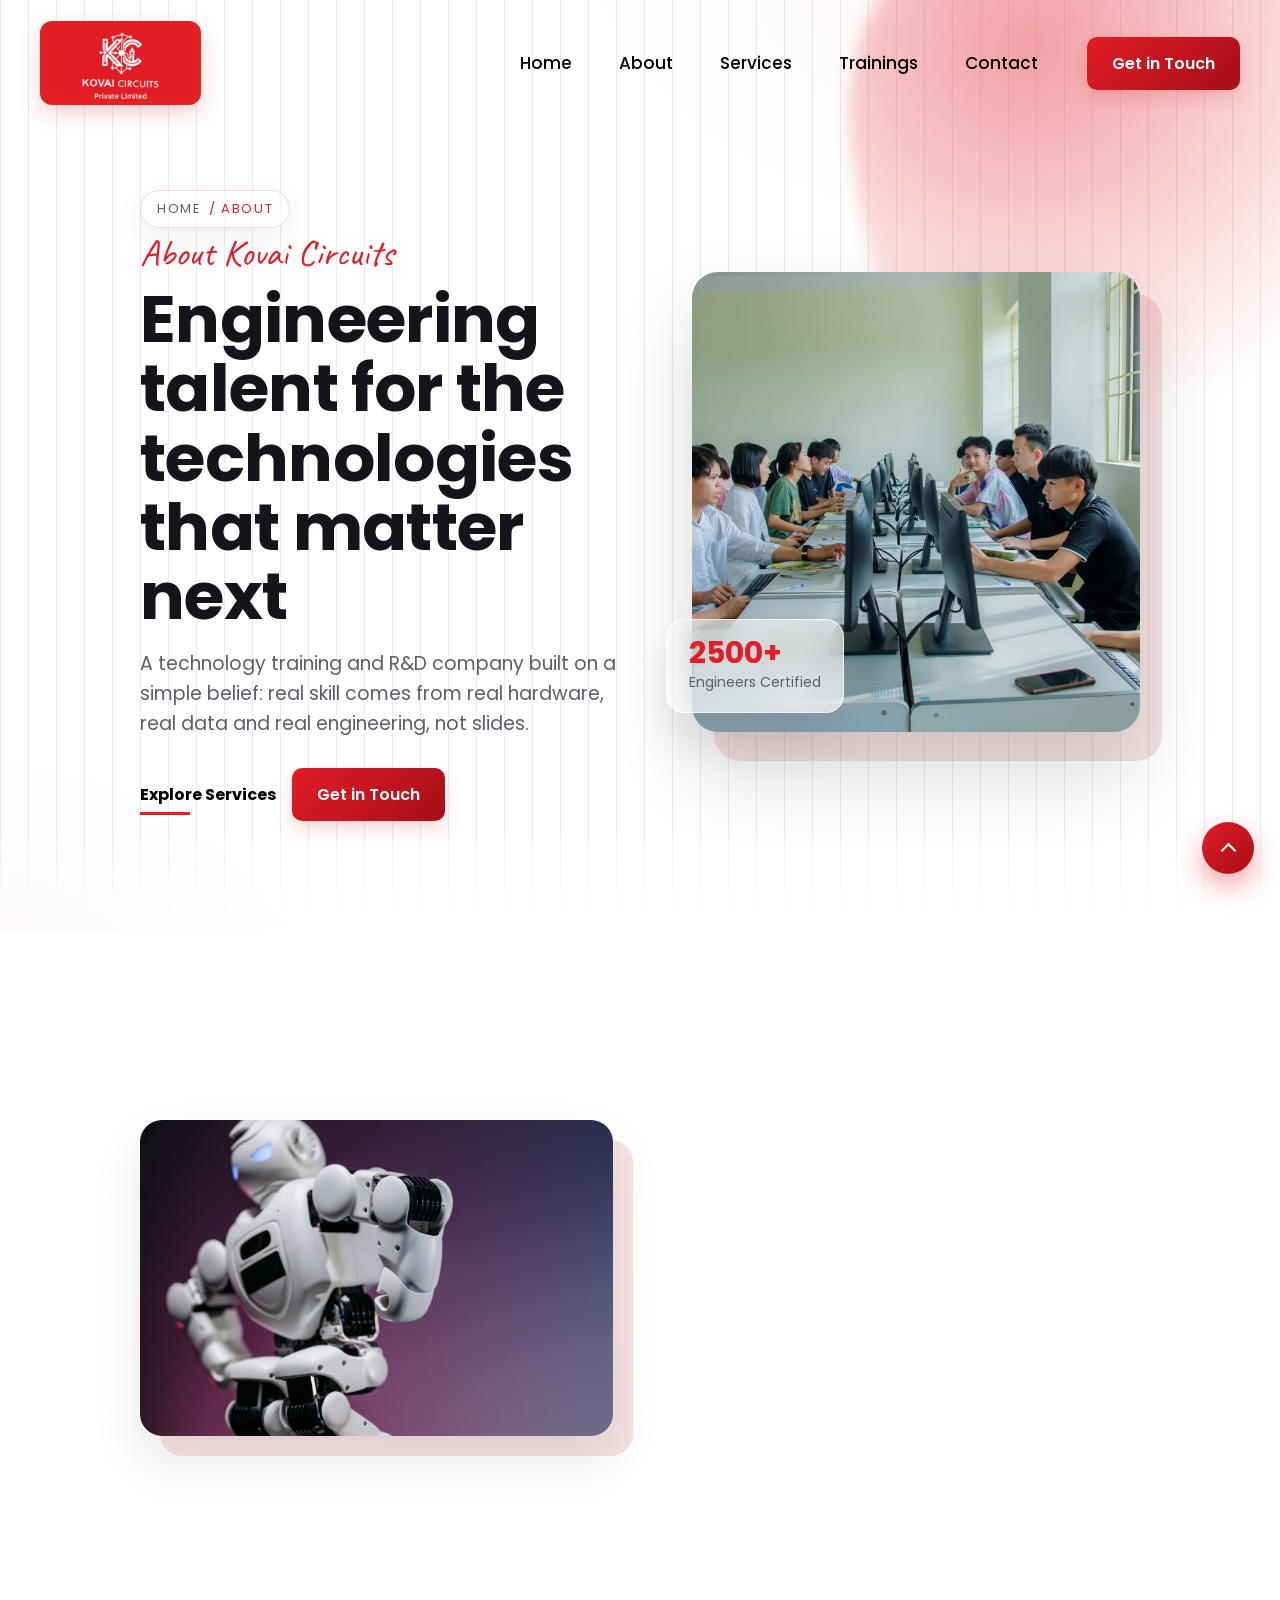
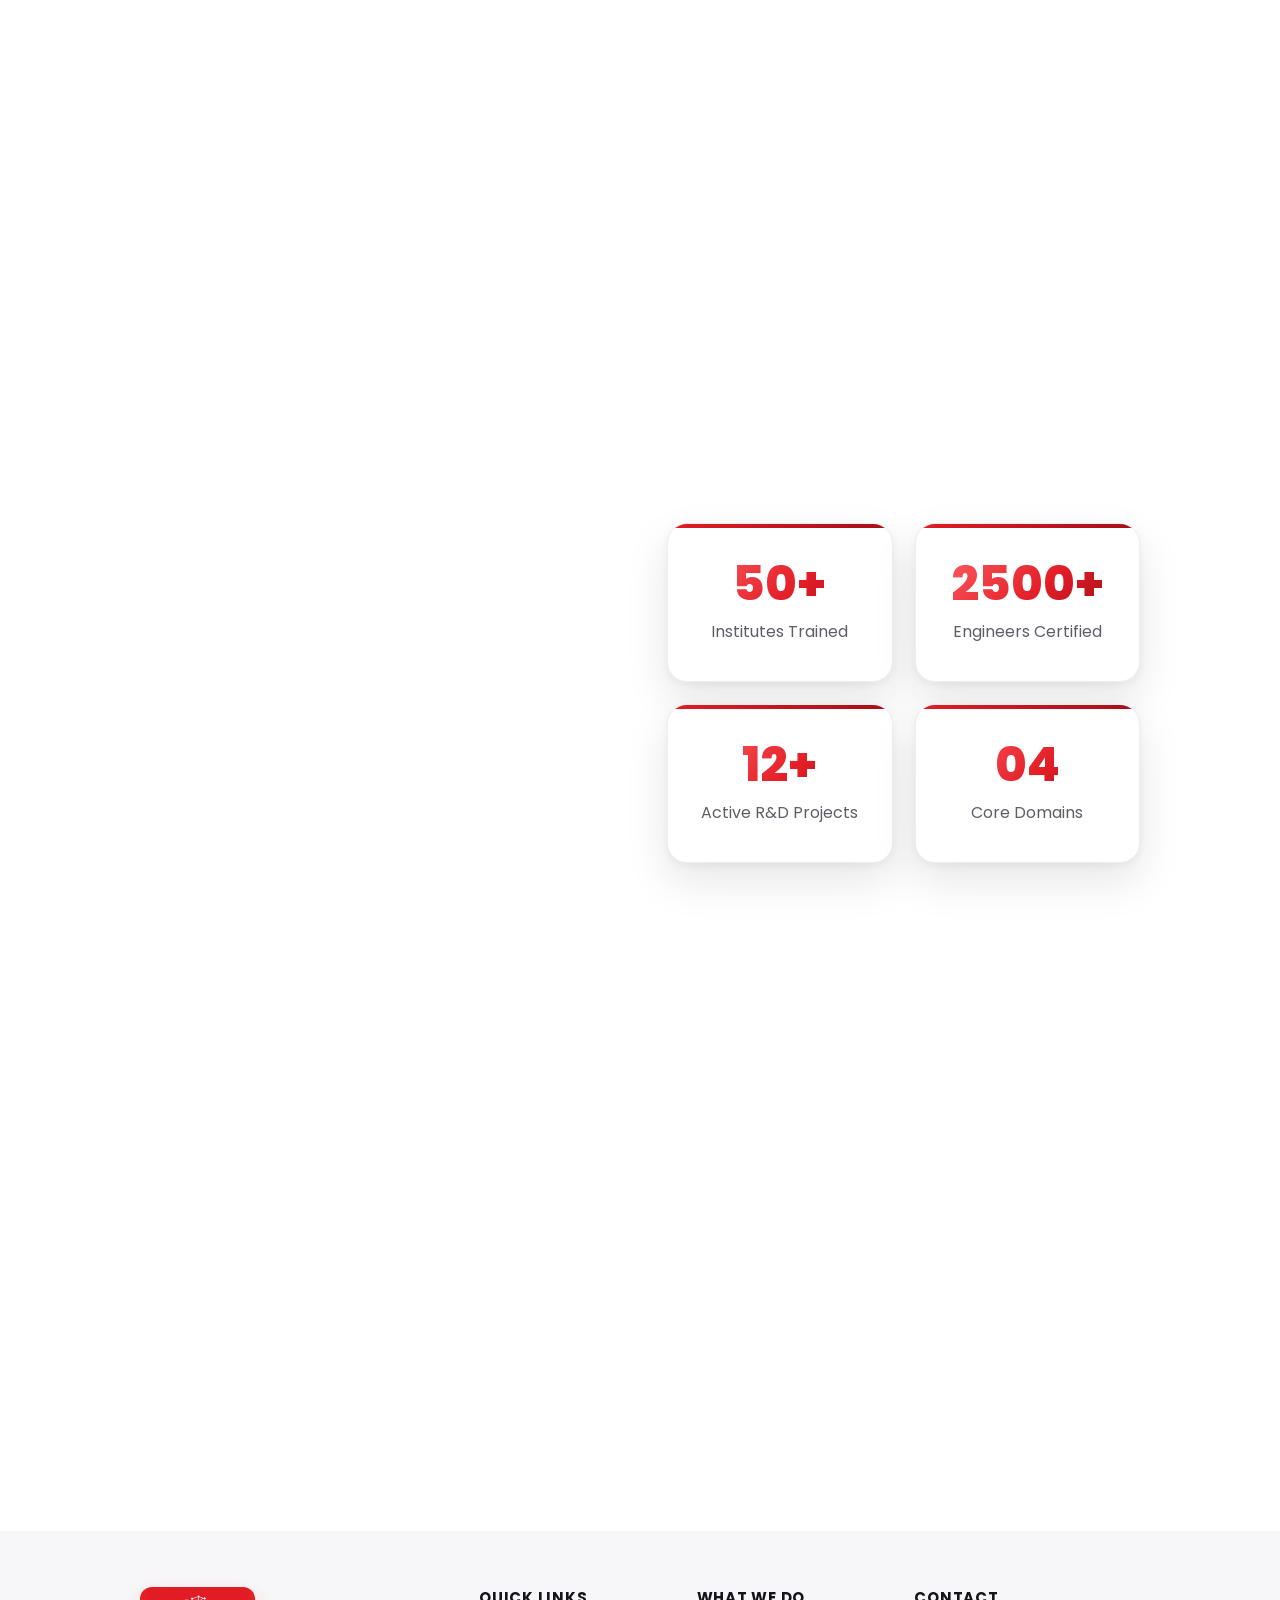
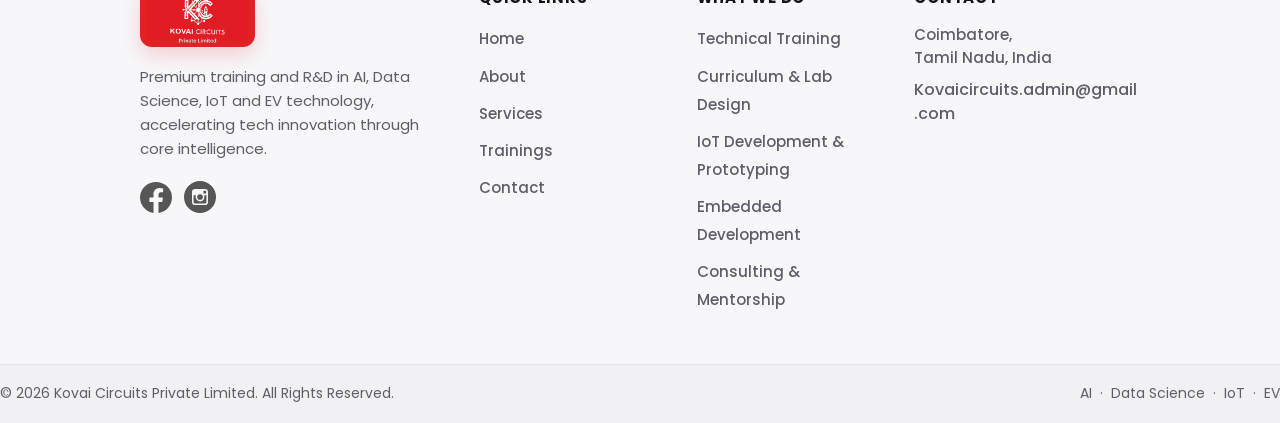
<file: about.html>
<!DOCTYPE html>
<html lang="en-us">

<head>
    <title>About | Kovai Circuits</title>
    <meta charset="utf-8" />
    <meta http-equiv="X-UA-Compatible" content="IE=edge" />
    <meta name="viewport" content="width=device-width, initial-scale=1, shrink-to-fit=no" />
    <meta name="description" content="About Kovai Circuits, a technology training and R&D company in AI, Data Science, IoT and EV technology." />
    <meta name="author" content="Kovai Circuits Private Limited" />
    <link href="img/favicon-logo.png" rel="icon" type="image/png">
    <link rel="preconnect" href="https://fonts.googleapis.com">
    <link rel="preconnect" href="https://fonts.gstatic.com" crossorigin>
    <link href="https://fonts.googleapis.com/css2?family=Caveat:wght@500;600;700&family=Poppins:wght@300;400;500;600;700;800&display=swap" rel="stylesheet">
    <link rel="stylesheet" href="css/skin.css" type="text/css" media="all" />
    <link rel="stylesheet" href="css/kovai.css" type="text/css" media="all" />
</head>

<body>
    <header class="site-header">
        <div class="main-header">
            <div class="d-flex justify-space-between align-items-center  ">
                <a class="site-logo" href="index.html">
                    <img src="img/logo.jpeg" alt="Kovai Circuits" />
                </a>
                <div class="main-navigation">
                    <div class="site-toggle">
                        <i>MENU <span></span></i>
                    </div>
                    <div class="site-nav">
                        <div class="nav-close">Close <img src="img/close-white.svg" width="18" height="18" alt="">
                        </div>
                        <ul>
                            <li class="menu-item"><a href="index.html">Home</a></li>
                            <li class="menu-item current-menu-item"><a href="about.html">About</a></li>
                            <li class="menu-item"><a href="services.html">Services</a></li>
                            <li class="menu-item"><a href="index.html#trainings">Trainings</a></li>
                            <li class="menu-item"><a href="contact.html">Contact</a></li>
                        </ul>
                    </div>
                </div>
                <div class="hdr-btn">
                    <a href="contact.html" class="site-btn">Get in Touch</a>
                </div>
            </div>
        </div>
    </header>

    <!-- ============ PAGE HERO ============ -->
    <section class="kc-hero">
        <div class="bg-lines"></div>
        <div class="kc-blob"></div>
        <div class="site-wrapper kc-hero-inner">
            <div class="kc-hero-text">
                <span class="kc-chip"><a href="index.html">Home</a> / About</span>
                <p class="sub-heading">About Kovai Circuits</p>
                <h1>Engineering talent for the technologies that matter next</h1>
                <p class="lead">A technology training and R&amp;D company built on a simple belief: real skill comes
                    from real hardware, real data and real engineering, not slides.</p>
                <div class="kc-hero-cta">
                    <a href="services.html" class="link-btn">Explore Services</a>
                    <a href="contact.html" class="site-btn">Get in Touch</a>
                </div>
            </div>
            <div class="kc-hero-media">
                <img class="shot" src="img/about-team.jpg" alt="Kovai Circuits training lab">
                <div class="kc-hero-badge">
                    <div class="num">2500+</div>
                    <p class="label">Engineers Certified</p>
                </div>
            </div>
        </div>
    </section>

    <!-- ============ STORY / SPLIT ============ -->
    <section class="site-section site-scroll">
        <div class="site-wrapper">
            <div class="kc-split">
                <div class="kc-split-media">
                    <img src="img/services-hero.jpg" width="690" height="565" alt="Kovai Circuits lab">
                </div>
                <div class="site-content">
                    <p class="sub-heading">Who We Are</p>
                    <h2>From classroom theory to working systems</h2>
                    <p>We train institutions, enterprises and individual engineers across four high-demand fields ,
                        Artificial Intelligence, Data Science, the Internet of Things and Electric Vehicle technology.
                        Every program is taught by practising engineers and mapped to live lab work.</p>
                    <p>Alongside training, our in-house lab delivers IoT research, prototyping and custom development ,
                        which means our curriculum is always grounded in what industry is actually building today.</p>
                    <a href="contact.html" class="link-btn">Partner With Us</a>
                </div>
            </div>
        </div>
    </section>

    <!-- ============ MISSION / VISION ============ -->
    <section class="site-section site-scroll" style="padding-top:0;">
        <div class="site-wrapper">
            <div class="kc-grid cols-2 site-content">
                <div class="kc-card">
                    <span class="kc-tag">Our Mission</span>
                    <h3>Make advanced technology learnable and applicable</h3>
                    <p>To close the gap between emerging technology and job-ready engineering skill through practical,
                        lab-driven training and real R&amp;D collaboration.</p>
                </div>
                <div class="kc-card">
                    <span class="kc-tag">Our Vision</span>
                    <h3>A generation of engineers who can build, not just describe</h3>
                    <p>To be the bridge between academia and industry, accelerating tech innovation through core
                        intelligence, hands-on hardware and applied engineering.</p>
                </div>
            </div>
        </div>
    </section>

    <!-- ============ WHY US ============ -->
    <section class="site-section site-scroll" style="padding-top:0;">
        <div class="site-wrapper">
            <div class="kc-split">
                <div class="site-content">
                    <p class="sub-heading">Why Kovai Circuits</p>
                    <h2>Practical, proven and partner-focused</h2>
                    <ul class="kc-checklist">
                        <li>Trainers who are practising engineers, not just instructors</li>
                        <li>Every program mapped to hands-on lab work and real hardware</li>
                        <li>Curriculum kept current by our own active R&amp;D projects</li>
                        <li>Certification plus portfolio-ready, project-based deliverables</li>
                        <li>Tailored corporate modules and on-campus institutional bootcamps</li>
                        <li>One team for both training and development needs</li>
                    </ul>
                    <a href="services.html" class="link-btn">See What We Offer</a>
                </div>
                <div>
                    <div class="kc-stats" style="grid-template-columns:1fr 1fr;margin-top:0;">
                        <div class="kc-stat"><span class="num">50+</span><p class="label">Institutes Trained</p></div>
                        <div class="kc-stat"><span class="num">2500+</span><p class="label">Engineers Certified</p></div>
                        <div class="kc-stat"><span class="num">12+</span><p class="label">Active R&amp;D Projects</p></div>
                        <div class="kc-stat"><span class="num">04</span><p class="label">Core Domains</p></div>
                    </div>
                </div>
            </div>
        </div>
    </section>

    <!-- ============ CTA ============ -->
    <section class="site-section site-scroll">
        <div class="site-wrapper">
            <div class="kc-cta-band site-content">
                <h2>Ready to train your team or start a project?</h2>
                <a href="contact.html" class="site-btn">Get in Touch</a>
            </div>
        </div>
    </section>

    <!-- ============ FOOTER ============ -->
    <footer id="footer">
        <div class="site-wrapper">
            <div class="kc-footer-top">
                <div class="kc-foot-brand">
                    <img src="img/logo.jpeg" alt="Kovai Circuits" class="kc-foot-logo">
                    <p>Premium training and R&amp;D in AI, Data Science, IoT and EV technology, accelerating tech innovation through core intelligence.</p>
                    <div class="ftr-social d-flex">
                        <a href="https://www.facebook.com/share/1CkQpuqasx/?mibextid=wwXIfr" target="_blank" rel="noopener" aria-label="Facebook"><img src="img/facebook-icon.svg" width="32" height="32" alt="Facebook"></a>
                        <a href="https://www.instagram.com/kovai_circuits?igsh=N29uMHkxazM5OG0y" target="_blank" rel="noopener" aria-label="Instagram"><img src="img/instagram-icon.svg" width="32" height="32" alt="Instagram"></a>
                    </div>
                </div>
                <div class="ftr-nav">
                    <h6>Quick Links</h6>
                    <ul>
                        <li><a href="index.html">Home</a></li>
                        <li><a href="about.html">About</a></li>
                        <li><a href="services.html">Services</a></li>
                        <li><a href="index.html#trainings">Trainings</a></li>
                        <li><a href="contact.html">Contact</a></li>
                    </ul>
                </div>
                <div class="ftr-nav">
                    <h6>What We Do</h6>
                    <ul>
                        <li><a href="services.html">Technical Training</a></li>
                        <li><a href="services.html">Curriculum &amp; Lab Design</a></li>
                        <li><a href="services.html">IoT Development &amp; Prototyping</a></li>
                        <li><a href="services.html">Embedded Development</a></li>
                        <li><a href="services.html">Consulting &amp; Mentorship</a></li>
                    </ul>
                </div>
                <div class="ftr-nav ftr-contact">
                    <h6>Contact</h6>
                    <p>Coimbatore,<br>Tamil Nadu, India</p>
                    <p><a href="mailto:Kovaicircuits.admin@gmail.com">Kovaicircuits.admin@gmail.com</a></p>
                </div>
            </div>
        </div>
        <div class="kc-footer-bar">
            <div class="site-wrapper">
                <p>&copy; 2026 Kovai Circuits Private Limited. All Rights Reserved.</p>
                <p>AI &nbsp;&middot;&nbsp; Data Science &nbsp;&middot;&nbsp; IoT &nbsp;&middot;&nbsp; EV</p>
            </div>
        </div>
    </footer>
    <a href="#" class="kc-totop" aria-label="Back to top" onclick="window.scrollTo({top:0,behavior:'smooth'});return false;"><span></span></a>
    <script src="js/script.js"></script>
</body>

</html>
</file>
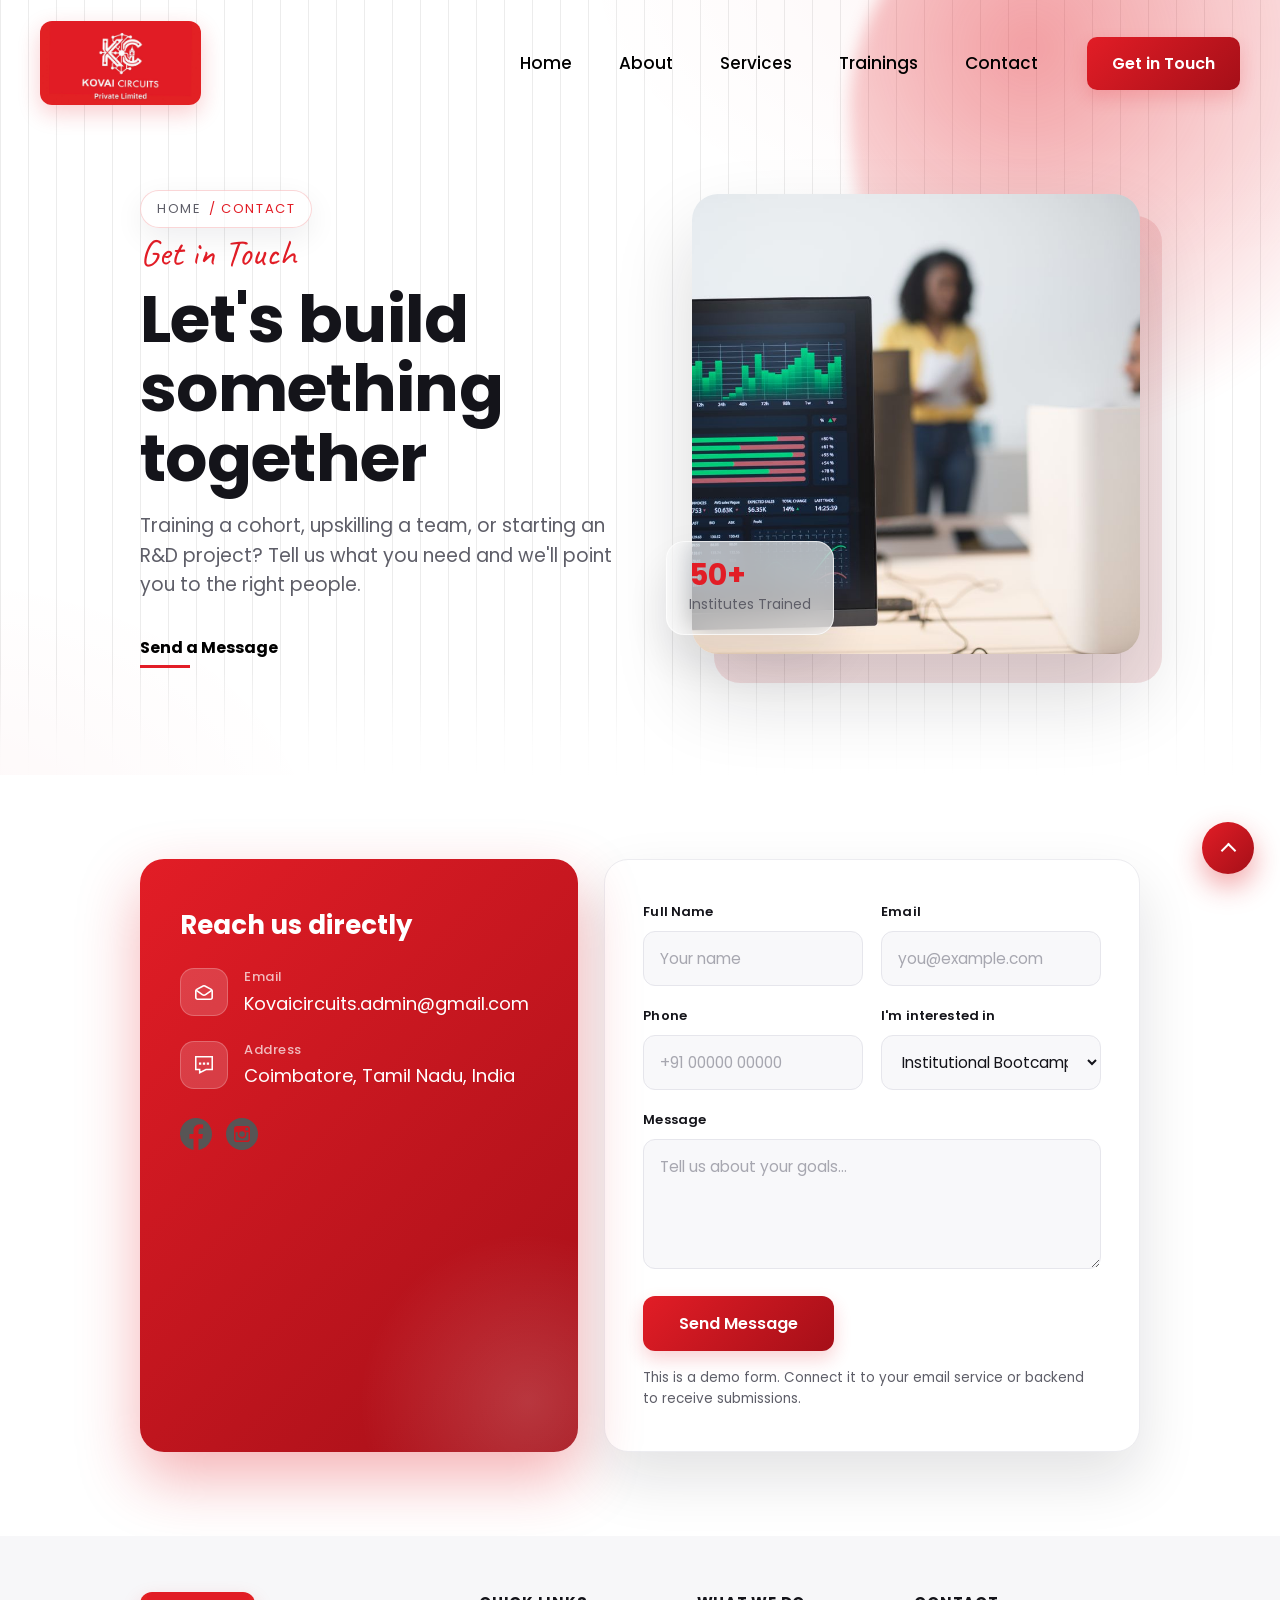
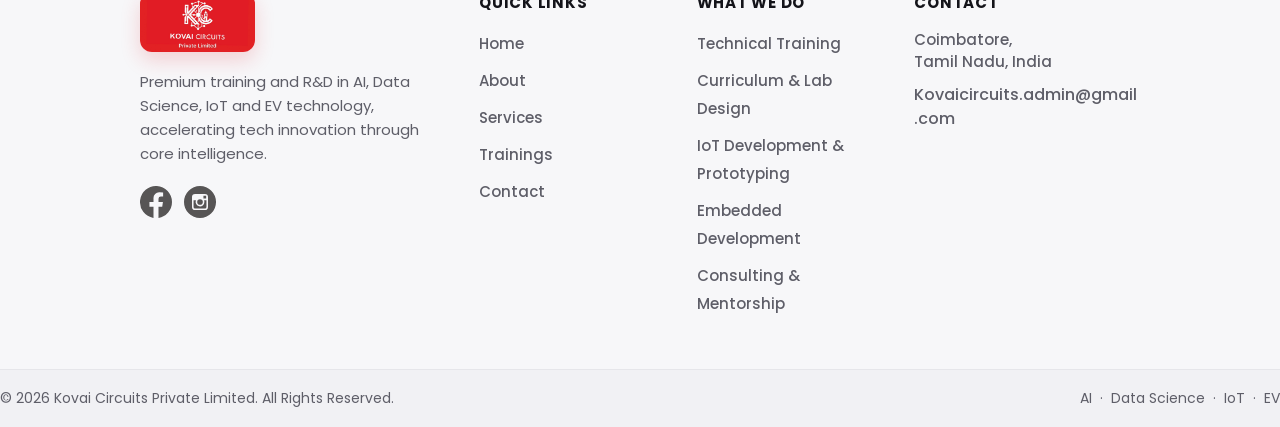
<file: contact.html>
<!DOCTYPE html>
<html lang="en-us">

<head>
    <title>Contact | Kovai Circuits</title>
    <meta charset="utf-8" />
    <meta http-equiv="X-UA-Compatible" content="IE=edge" />
    <meta name="viewport" content="width=device-width, initial-scale=1, shrink-to-fit=no" />
    <meta name="description" content="Contact Kovai Circuits for technical training, bootcamps, IoT Development and custom embedded projects." />
    <meta name="author" content="Kovai Circuits Private Limited" />
    <link href="img/favicon-logo.png" rel="icon" type="image/png">
    <link rel="preconnect" href="https://fonts.googleapis.com">
    <link rel="preconnect" href="https://fonts.gstatic.com" crossorigin>
    <link href="https://fonts.googleapis.com/css2?family=Caveat:wght@500;600;700&family=Poppins:wght@300;400;500;600;700;800&display=swap" rel="stylesheet">
    <link rel="stylesheet" href="css/skin.css" type="text/css" media="all" />
    <link rel="stylesheet" href="css/kovai.css" type="text/css" media="all" />
</head>

<body>
    <header class="site-header">
        <div class="main-header">
            <div class="d-flex justify-space-between align-items-center  ">
                <a class="site-logo" href="index.html">
                    <img src="img/logo.jpeg" alt="Kovai Circuits" />
                </a>
                <div class="main-navigation">
                    <div class="site-toggle">
                        <i>MENU <span></span></i>
                    </div>
                    <div class="site-nav">
                        <div class="nav-close">Close <img src="img/close-white.svg" width="18" height="18" alt="">
                        </div>
                        <ul>
                            <li class="menu-item"><a href="index.html">Home</a></li>
                            <li class="menu-item"><a href="about.html">About</a></li>
                            <li class="menu-item"><a href="services.html">Services</a></li>
                            <li class="menu-item"><a href="index.html#trainings">Trainings</a></li>
                            <li class="menu-item current-menu-item"><a href="contact.html">Contact</a></li>
                        </ul>
                    </div>
                </div>
                <div class="hdr-btn">
                    <a href="contact.html" class="site-btn">Get in Touch</a>
                </div>
            </div>
        </div>
    </header>

    <!-- ============ PAGE HERO ============ -->
    <section class="kc-hero">
        <div class="bg-lines"></div>
        <div class="kc-blob"></div>
        <div class="site-wrapper kc-hero-inner">
            <div class="kc-hero-text">
                <span class="kc-chip"><a href="index.html">Home</a> / Contact</span>
                <p class="sub-heading">Get in Touch</p>
                <h1>Let's build something together</h1>
                <p class="lead">Training a cohort, upskilling a team, or starting an R&amp;D project? Tell us what you
                    need and we'll point you to the right people.</p>
                <div class="kc-hero-cta">
                    <a href="#contact-form" class="link-btn">Send a Message</a>
                </div>
            </div>
            <div class="kc-hero-media">
                <img class="shot" src="img/contact-hero.jpg" alt="Get in touch with Kovai Circuits">
                <div class="kc-hero-badge">
                    <div class="num">50+</div>
                    <p class="label">Institutes Trained</p>
                </div>
            </div>
        </div>
    </section>

    <!-- ============ CONTACT ============ -->
    <section class="site-section site-scroll" id="contact-form">
        <div class="site-wrapper">
            <div class="kc-contact-grid site-content" style="margin-top:0;">
                <div class="kc-info-card">
                    <h3>Reach us directly</h3>
                    <div class="kc-info-item">
                        <span class="ico"><img src="img/email-icon.svg" width="18" height="18" alt=""></span>
                        <p><strong>Email</strong><a href="mailto:Kovaicircuits.admin@gmail.com">Kovaicircuits.admin@gmail.com</a></p>
                    </div>
                    <div class="kc-info-item">
                        <span class="ico"><img src="img/chat-icon.svg" width="18" height="18" alt=""></span>
                        <p><strong>Address</strong>Coimbatore, Tamil Nadu, India</p>
                    </div>
                    <div class="ftr-social d-flex" style="margin-top:28px;">
                        <a href="https://www.facebook.com/share/1CkQpuqasx/?mibextid=wwXIfr" target="_blank" rel="noopener" aria-label="Facebook"><img src="img/facebook-icon.svg" width="32" height="32" alt="Facebook"></a>
                        <a href="https://www.instagram.com/kovai_circuits?igsh=N29uMHkxazM5OG0y" target="_blank" rel="noopener" aria-label="Instagram"><img src="img/instagram-icon.svg" width="32" height="32" alt="Instagram"></a>
                    </div>
                </div>
                <form class="kc-form" action="#" method="post" onsubmit="return false;">
                    <div class="row2">
                        <div class="kc-field">
                            <label for="name">Full Name</label>
                            <input type="text" id="name" name="name" placeholder="Your name" required>
                        </div>
                        <div class="kc-field">
                            <label for="email">Email</label>
                            <input type="email" id="email" name="email" placeholder="you@example.com" required>
                        </div>
                    </div>
                    <div class="row2">
                        <div class="kc-field">
                            <label for="phone">Phone</label>
                            <input type="tel" id="phone" name="phone" placeholder="+91 00000 00000">
                        </div>
                        <div class="kc-field">
                            <label for="interest">I'm interested in</label>
                            <select id="interest" name="interest">
                                <option>Institutional Bootcamp</option>
                                <option>Corporate Training</option>
                                <option>Professional Track</option>
                                <option>Development / R&amp;D Project</option>
                            </select>
                        </div>
                    </div>
                    <div class="kc-field">
                        <label for="message">Message</label>
                        <textarea id="message" name="message" placeholder="Tell us about your goals..."></textarea>
                    </div>
                    <button type="submit" class="submit-btn">Send Message</button>
                    <p class="kc-form-note">This is a demo form. Connect it to your email service or backend to receive
                        submissions.</p>
                </form>
            </div>
        </div>
    </section>

    <!-- ============ FOOTER ============ -->
    <footer id="footer">
        <div class="site-wrapper">
            <div class="kc-footer-top">
                <div class="kc-foot-brand">
                    <img src="img/logo.jpeg" alt="Kovai Circuits" class="kc-foot-logo">
                    <p>Premium training and R&amp;D in AI, Data Science, IoT and EV technology, accelerating tech innovation through core intelligence.</p>
                    <div class="ftr-social d-flex">
                        <a href="https://www.facebook.com/share/1CkQpuqasx/?mibextid=wwXIfr" target="_blank" rel="noopener" aria-label="Facebook"><img src="img/facebook-icon.svg" width="32" height="32" alt="Facebook"></a>
                        <a href="https://www.instagram.com/kovai_circuits?igsh=N29uMHkxazM5OG0y" target="_blank" rel="noopener" aria-label="Instagram"><img src="img/instagram-icon.svg" width="32" height="32" alt="Instagram"></a>
                    </div>
                </div>
                <div class="ftr-nav">
                    <h6>Quick Links</h6>
                    <ul>
                        <li><a href="index.html">Home</a></li>
                        <li><a href="about.html">About</a></li>
                        <li><a href="services.html">Services</a></li>
                        <li><a href="index.html#trainings">Trainings</a></li>
                        <li><a href="contact.html">Contact</a></li>
                    </ul>
                </div>
                <div class="ftr-nav">
                    <h6>What We Do</h6>
                    <ul>
                        <li><a href="services.html">Technical Training</a></li>
                        <li><a href="services.html">Curriculum &amp; Lab Design</a></li>
                        <li><a href="services.html">IoT Development &amp; Prototyping</a></li>
                        <li><a href="services.html">Embedded Development</a></li>
                        <li><a href="services.html">Consulting &amp; Mentorship</a></li>
                    </ul>
                </div>
                <div class="ftr-nav ftr-contact">
                    <h6>Contact</h6>
                    <p>Coimbatore,<br>Tamil Nadu, India</p>
                    <p><a href="mailto:Kovaicircuits.admin@gmail.com">Kovaicircuits.admin@gmail.com</a></p>
                </div>
            </div>
        </div>
        <div class="kc-footer-bar">
            <div class="site-wrapper">
                <p>&copy; 2026 Kovai Circuits Private Limited. All Rights Reserved.</p>
                <p>AI &nbsp;&middot;&nbsp; Data Science &nbsp;&middot;&nbsp; IoT &nbsp;&middot;&nbsp; EV</p>
            </div>
        </div>
    </footer>
    <a href="#" class="kc-totop" aria-label="Back to top" onclick="window.scrollTo({top:0,behavior:'smooth'});return false;"><span></span></a>
    <script src="js/script.js"></script>
</body>

</html>
</file>
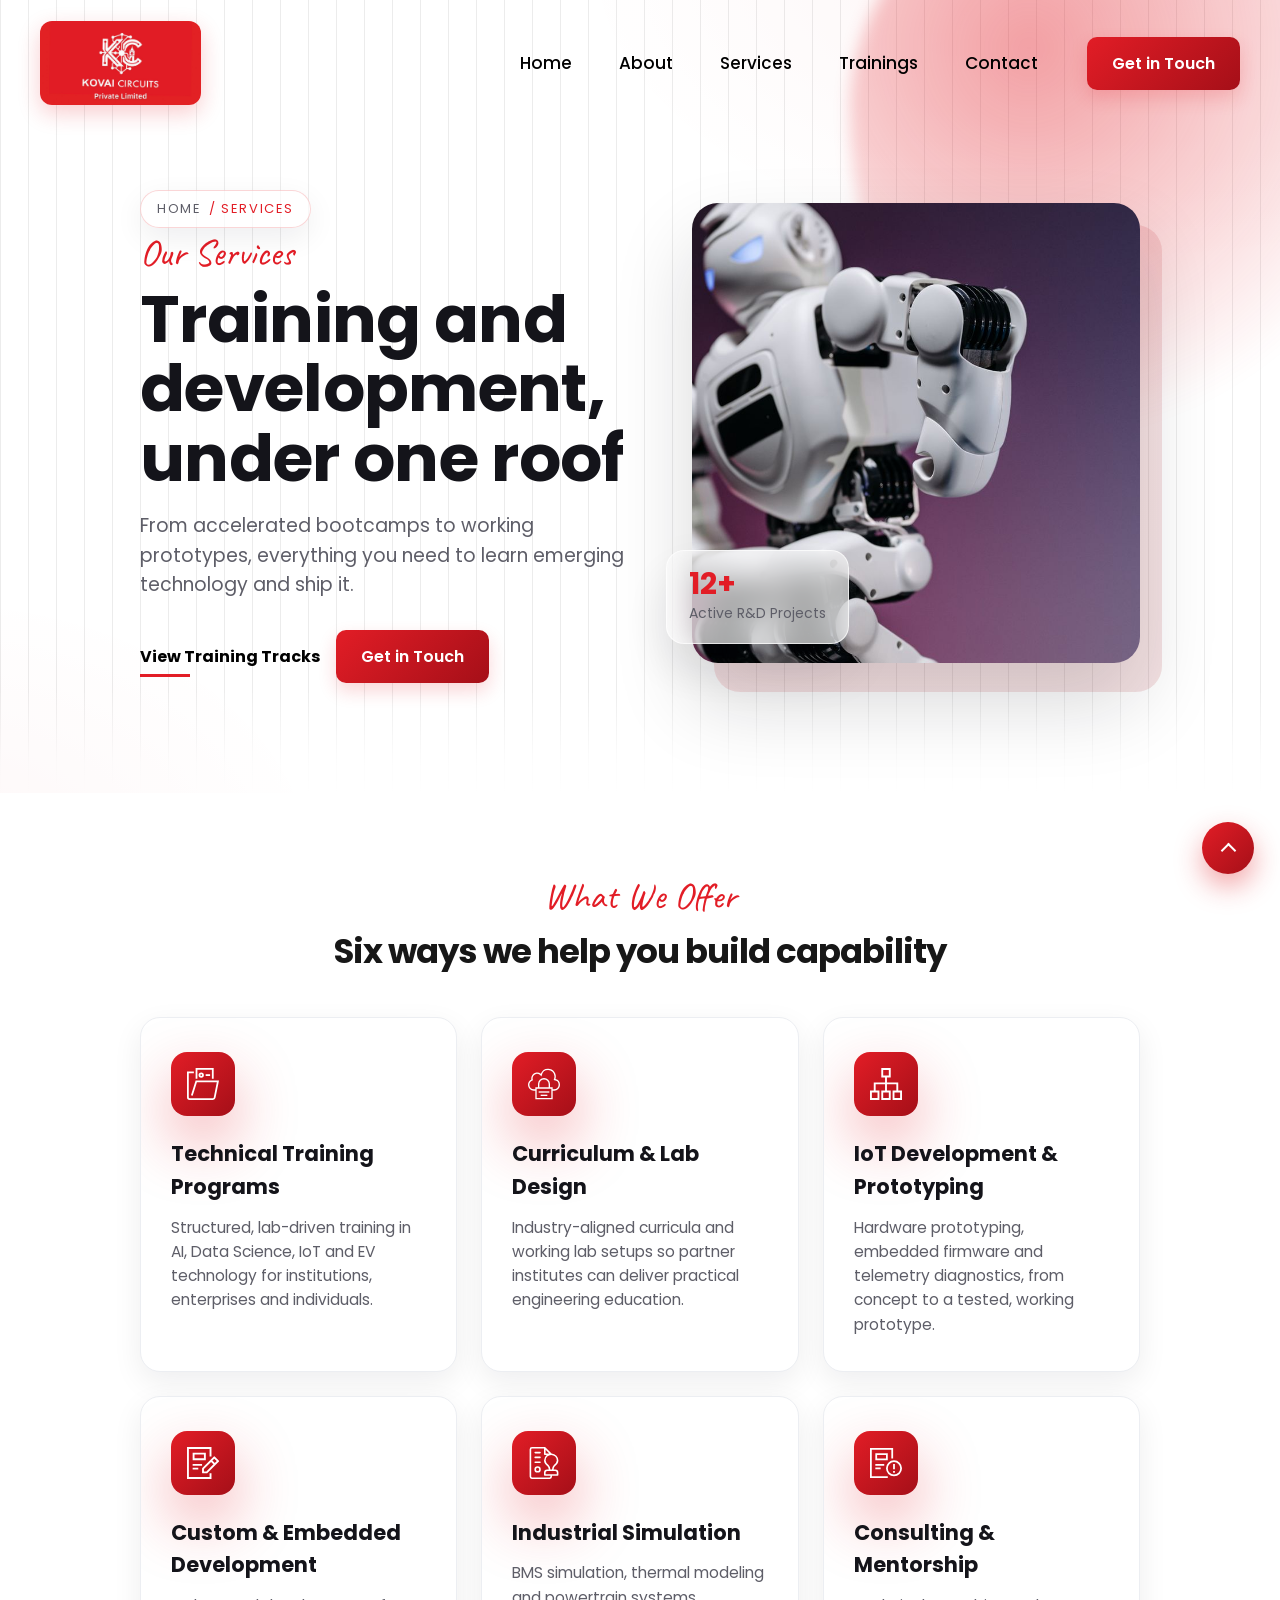
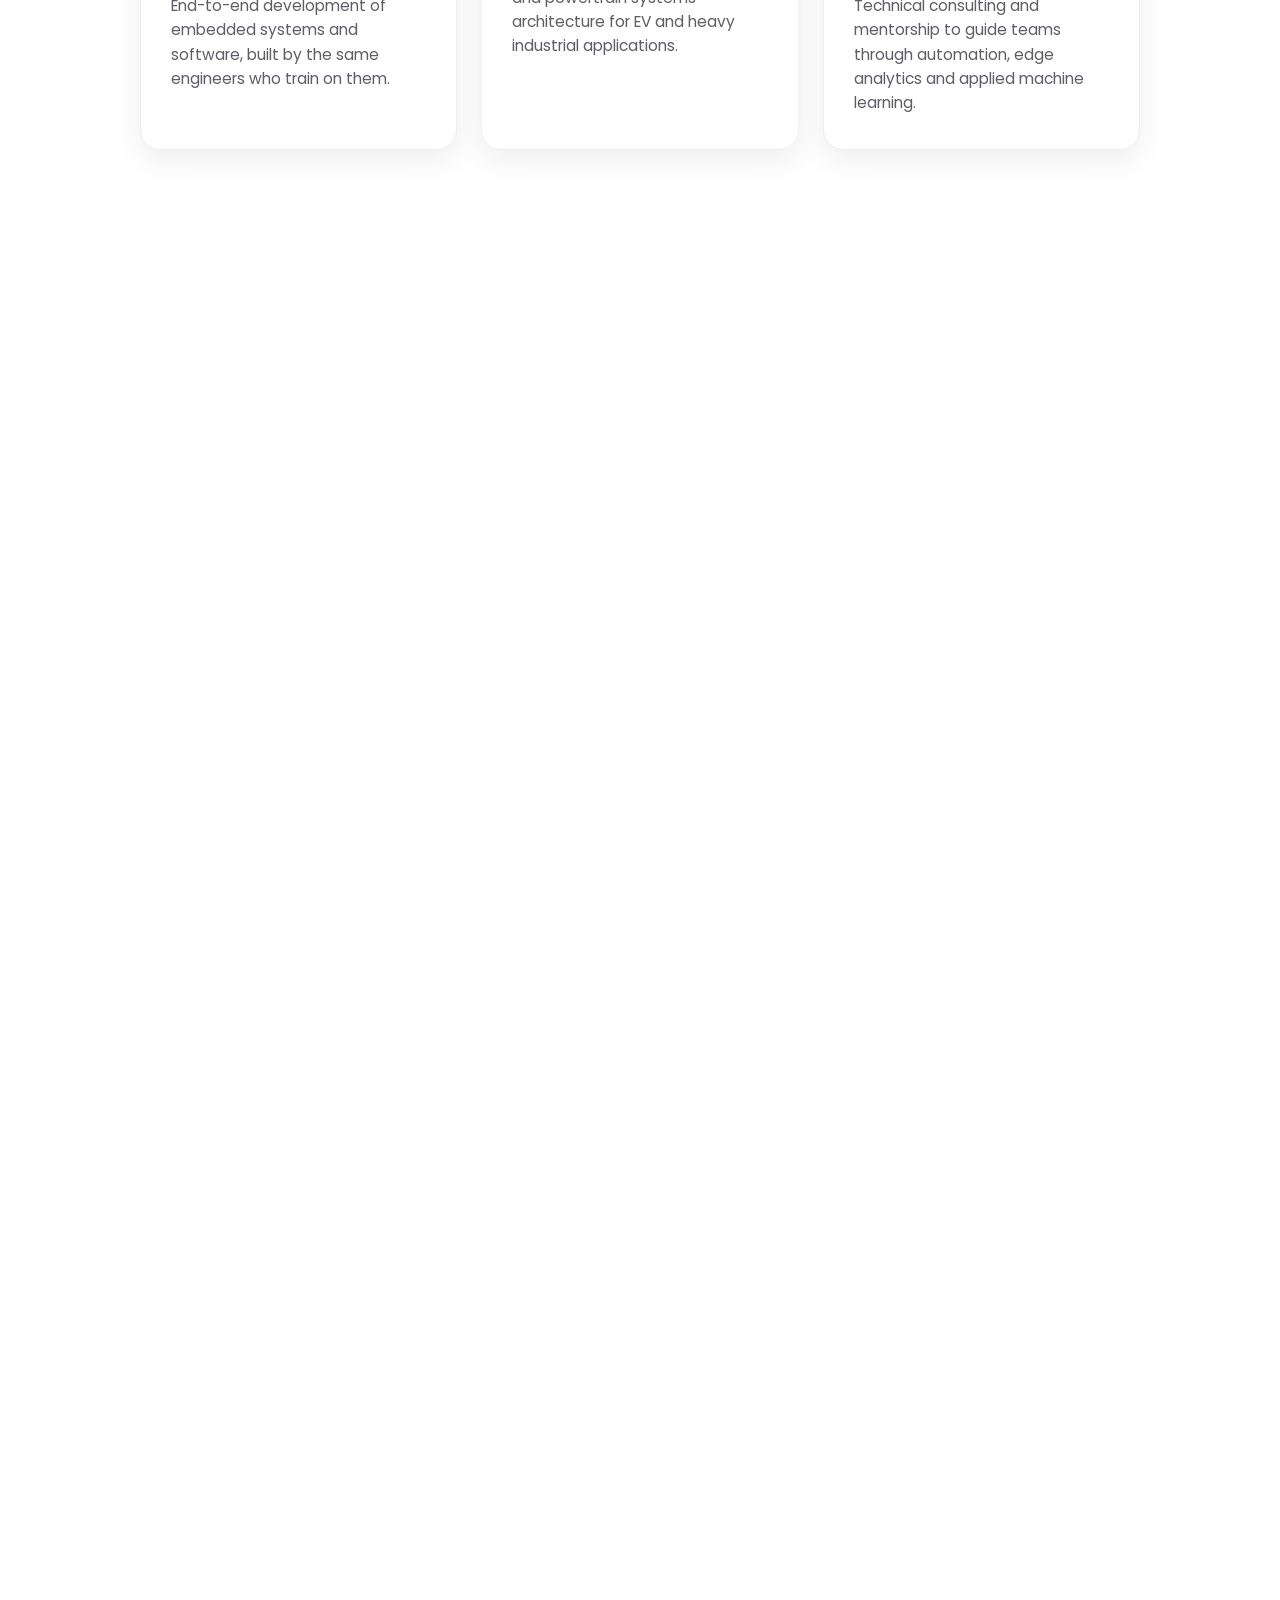
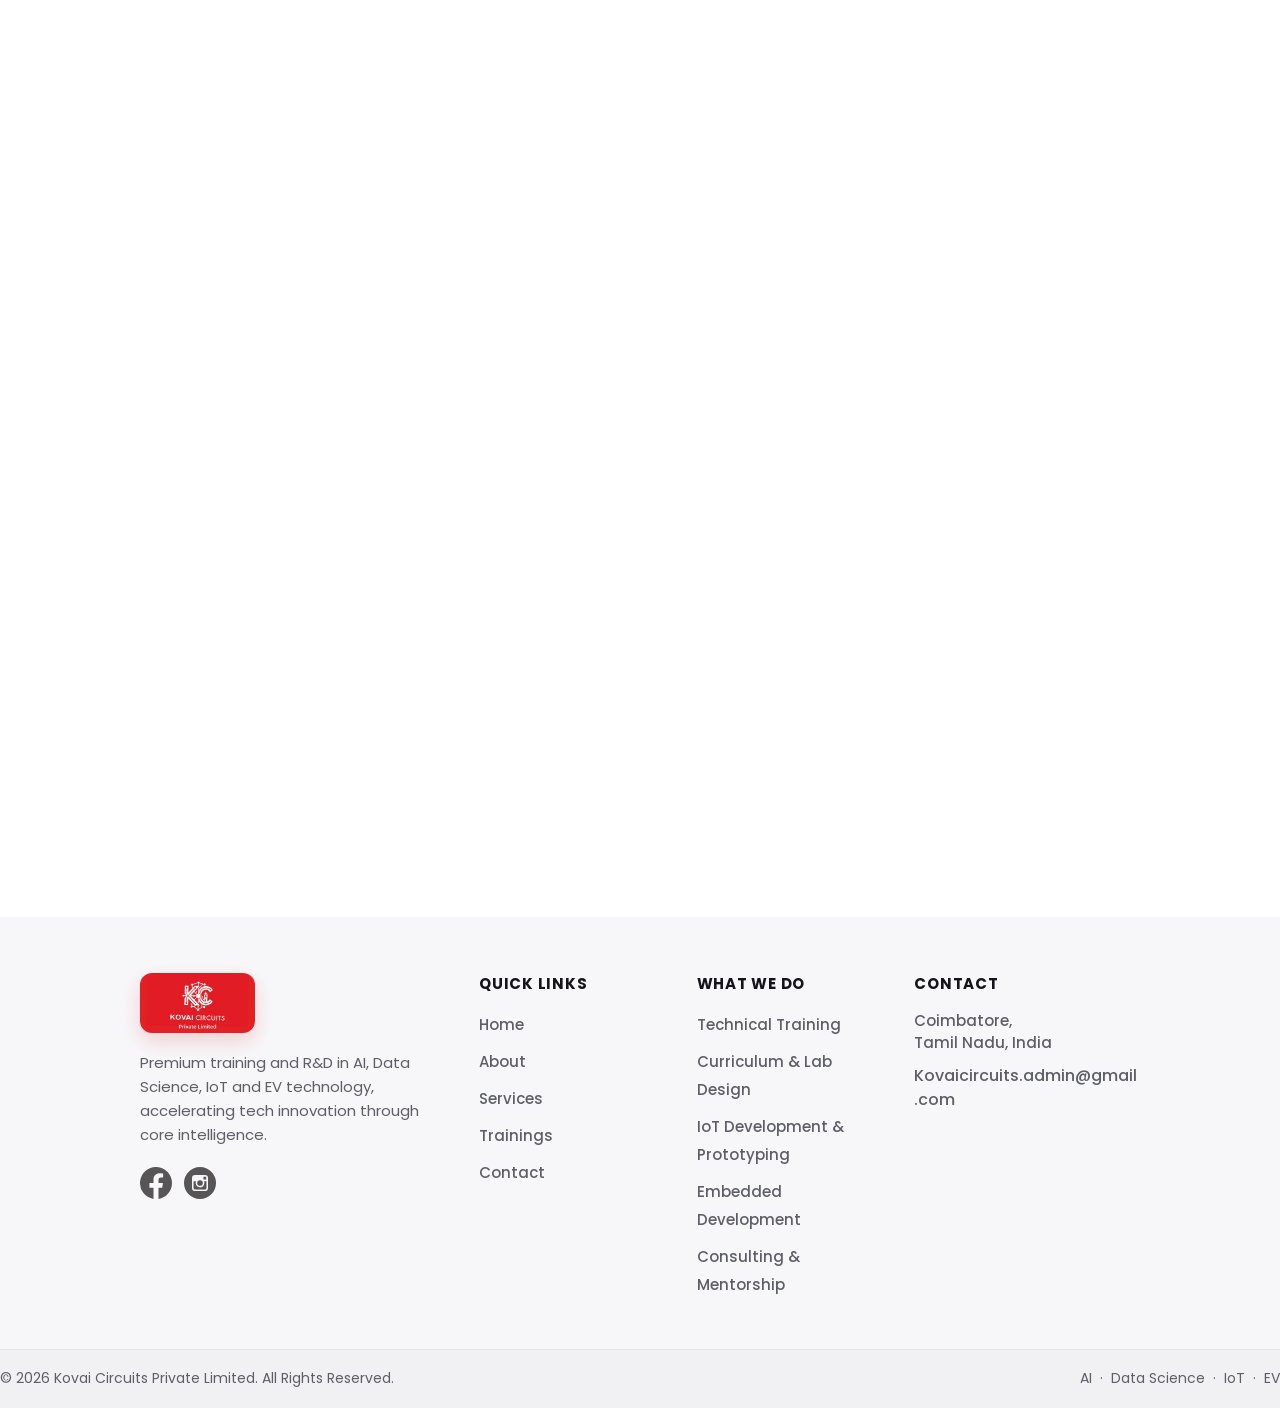
<file: services.html>
<!DOCTYPE html>
<html lang="en-us">

<head>
    <title>Services | Kovai Circuits</title>
    <meta charset="utf-8" />
    <meta http-equiv="X-UA-Compatible" content="IE=edge" />
    <meta name="viewport" content="width=device-width, initial-scale=1, shrink-to-fit=no" />
    <meta name="description" content="Kovai Circuits services, technical training, curriculum design, IoT Development, embedded development, simulation and consulting." />
    <meta name="author" content="Kovai Circuits Private Limited" />
    <link href="img/favicon-logo.png" rel="icon" type="image/png">
    <link rel="preconnect" href="https://fonts.googleapis.com">
    <link rel="preconnect" href="https://fonts.gstatic.com" crossorigin>
    <link href="https://fonts.googleapis.com/css2?family=Caveat:wght@500;600;700&family=Poppins:wght@300;400;500;600;700;800&display=swap" rel="stylesheet">
    <link rel="stylesheet" href="css/skin.css" type="text/css" media="all" />
    <link rel="stylesheet" href="css/kovai.css" type="text/css" media="all" />
</head>

<body>
    <header class="site-header">
        <div class="main-header">
            <div class="d-flex justify-space-between align-items-center  ">
                <a class="site-logo" href="index.html">
                    <img src="img/logo.jpeg" alt="Kovai Circuits" />
                </a>
                <div class="main-navigation">
                    <div class="site-toggle">
                        <i>MENU <span></span></i>
                    </div>
                    <div class="site-nav">
                        <div class="nav-close">Close <img src="img/close-white.svg" width="18" height="18" alt="">
                        </div>
                        <ul>
                            <li class="menu-item"><a href="index.html">Home</a></li>
                            <li class="menu-item"><a href="about.html">About</a></li>
                            <li class="menu-item current-menu-item"><a href="services.html">Services</a></li>
                            <li class="menu-item"><a href="index.html#trainings">Trainings</a></li>
                            <li class="menu-item"><a href="contact.html">Contact</a></li>
                        </ul>
                    </div>
                </div>
                <div class="hdr-btn">
                    <a href="contact.html" class="site-btn">Get in Touch</a>
                </div>
            </div>
        </div>
    </header>

    <!-- ============ PAGE HERO ============ -->
    <section class="kc-hero">
        <div class="bg-lines"></div>
        <div class="kc-blob"></div>
        <div class="site-wrapper kc-hero-inner">
            <div class="kc-hero-text">
                <span class="kc-chip"><a href="index.html">Home</a> / Services</span>
                <p class="sub-heading">Our Services</p>
                <h1>Training and development, under one roof</h1>
                <p class="lead">From accelerated bootcamps to working prototypes, everything you need to learn emerging
                    technology and ship it.</p>
                <div class="kc-hero-cta">
                    <a href="#trainings" class="link-btn">View Training Tracks</a>
                    <a href="contact.html" class="site-btn">Get in Touch</a>
                </div>
            </div>
            <div class="kc-hero-media">
                <img class="shot" src="img/services-hero.jpg" alt="Robotics and engineering">
                <div class="kc-hero-badge">
                    <div class="num">12+</div>
                    <p class="label">Active R&amp;D Projects</p>
                </div>
            </div>
        </div>
    </section>

    <!-- ============ CORE SERVICES ============ -->
    <section class="site-section site-scroll">
        <div class="site-wrapper">
            <div class="section-heading site-content kc-tight kc-center">
                <p class="sub-heading">What We Offer</p>
                <h2>Six ways we help you build capability</h2>
            </div>
            <div class="kc-grid cols-3 site-content">
                <div class="kc-card">
                    <div class="kc-icon"><img src="img/icon-1.svg" width="34" height="34" alt=""></div>
                    <h3>Technical Training Programs</h3>
                    <p>Structured, lab-driven training in AI, Data Science, IoT and EV technology for institutions,
                        enterprises and individuals.</p>
                </div>
                <div class="kc-card">
                    <div class="kc-icon"><img src="img/icon-2.svg" width="34" height="34" alt=""></div>
                    <h3>Curriculum &amp; Lab Design</h3>
                    <p>Industry-aligned curricula and working lab setups so partner institutes can deliver practical
                        engineering education.</p>
                </div>
                <div class="kc-card">
                    <div class="kc-icon"><img src="img/icon-3.svg" width="34" height="34" alt=""></div>
                    <h3>IoT Development &amp; Prototyping</h3>
                    <p>Hardware prototyping, embedded firmware and telemetry diagnostics, from concept to a tested,
                        working prototype.</p>
                </div>
                <div class="kc-card">
                    <div class="kc-icon"><img src="img/icon-4.svg" width="34" height="34" alt=""></div>
                    <h3>Custom &amp; Embedded Development</h3>
                    <p>End-to-end development of embedded systems and software, built by the same engineers who train on
                        them.</p>
                </div>
                <div class="kc-card">
                    <div class="kc-icon"><img src="img/icon-5.svg" width="34" height="34" alt=""></div>
                    <h3>Industrial Simulation</h3>
                    <p>BMS simulation, thermal modeling and powertrain systems architecture for EV and heavy industrial
                        applications.</p>
                </div>
                <div class="kc-card">
                    <div class="kc-icon"><img src="img/icon-6.svg" width="34" height="34" alt=""></div>
                    <h3>Consulting &amp; Mentorship</h3>
                    <p>Technical consulting and mentorship to guide teams through automation, edge analytics and applied
                        machine learning.</p>
                </div>
            </div>
        </div>
    </section>

    <!-- ============ TECH SPECTRUM ============ -->
    <section class="site-section site-scroll" style="padding-top:0;">
        <div class="site-wrapper">
            <div class="section-heading site-content kc-tight kc-center">
                <p class="sub-heading">Domains</p>
                <h2>Our Advanced Tech Spectrum</h2>
            </div>
            <div class="kc-bento site-content">
                <div class="kc-bento-card tall">
                    <img src="img/domain-ai.jpg" alt="Artificial Intelligence">
                    <div class="b-body">
                        <span class="b-tag">AI</span>
                        <h3>Artificial Intelligence</h3>
                        <p>Deep neural network optimization, high-throughput compute modeling, and real-world
                            industrial intelligence algorithms.</p>
                    </div>
                </div>
                <div class="kc-bento-card">
                    <img src="img/domain-data.jpg" alt="Data Science">
                    <div class="b-body">
                        <span class="b-tag">Data Science</span>
                        <h3>Data Science</h3>
                        <p>Predictive modeling, pattern extraction and multi-layered pipeline architecture for
                            enterprise scaling.</p>
                    </div>
                </div>
                <div class="kc-bento-card">
                    <img src="img/domain-iot.jpg" alt="Internet of Things">
                    <div class="b-body">
                        <span class="b-tag">IoT Development</span>
                        <h3>Internet of Things</h3>
                        <p>Hardware prototyping, embedded firmware, telemetry diagnostics and in-house sensory
                            arrays.</p>
                    </div>
                </div>
                <div class="kc-bento-card wide">
                    <img src="img/domain-ev.jpg" alt="Electric Vehicle Technology">
                    <div class="b-body">
                        <span class="b-tag">EV Tech</span>
                        <h3>Electric Vehicle Technology</h3>
                        <p>Battery management system (BMS) simulation, thermal modeling and safety powertrain systems
                            architecture.</p>
                    </div>
                </div>
            </div>
        </div>
    </section>

    <!-- ============ TRAINING TIERS ============ -->
    <section class="site-section site-scroll" style="padding-top:0;" id="trainings">
        <div class="site-wrapper">
            <div class="section-heading site-content kc-tight kc-center">
                <p class="sub-heading">Training Tracks</p>
                <h2>Choose the track that fits you</h2>
            </div>
            <div class="kc-train-grid site-content">
                <div class="kc-train-card">
                    <p class="kc-train-eyebrow">For Colleges</p>
                    <h3>Institutional Bootcamps</h3>
                    <p>Accelerated certification programs mapping practical embedded design, EV simulation and applied
                        machine learning models.</p>
                    <ul>
                        <li>Hands-on lab kits &amp; hardware</li>
                        <li>Industry-aligned curriculum</li>
                        <li>Certification on completion</li>
                    </ul>
                    <a href="contact.html" class="link-btn">Enquire for Campus</a>
                </div>
                <div class="kc-train-card featured">
                    <p class="kc-train-eyebrow">Most Popular</p>
                    <h3>Corporate Enterprise Modules</h3>
                    <p>Tailored deep-dive scaling for teams working in advanced automation, edge analytics and heavy
                        industrial IoT frameworks.</p>
                    <ul>
                        <li>Custom-built for your stack</li>
                        <li>On-site or remote delivery</li>
                        <li>Measurable upskilling outcomes</li>
                    </ul>
                    <a href="contact.html" class="link-btn">Talk to Our Team</a>
                </div>
                <div class="kc-train-card">
                    <p class="kc-train-eyebrow">For Individuals</p>
                    <h3>Professional Tracks</h3>
                    <p>Self-paced and mentor-led tracks for working engineers moving into AI, Data Science and IoT
                        roles.</p>
                    <ul>
                        <li>Project-based learning</li>
                        <li>Mentor support &amp; reviews</li>
                        <li>Portfolio-ready deliverables</li>
                    </ul>
                    <a href="contact.html" class="link-btn">Start Learning</a>
                </div>
            </div>
        </div>
    </section>

    <!-- ============ CTA ============ -->
    <section class="site-section site-scroll">
        <div class="site-wrapper">
            <div class="kc-cta-band site-content">
                <h2>Not sure which service fits? Let's talk it through.</h2>
                <a href="contact.html" class="site-btn">Get in Touch</a>
            </div>
        </div>
    </section>

    <!-- ============ FOOTER ============ -->
    <footer id="footer">
        <div class="site-wrapper">
            <div class="kc-footer-top">
                <div class="kc-foot-brand">
                    <img src="img/logo.jpeg" alt="Kovai Circuits" class="kc-foot-logo">
                    <p>Premium training and R&amp;D in AI, Data Science, IoT and EV technology, accelerating tech innovation through core intelligence.</p>
                    <div class="ftr-social d-flex">
                        <a href="https://www.facebook.com/share/1CkQpuqasx/?mibextid=wwXIfr" target="_blank" rel="noopener" aria-label="Facebook"><img src="img/facebook-icon.svg" width="32" height="32" alt="Facebook"></a>
                        <a href="https://www.instagram.com/kovai_circuits?igsh=N29uMHkxazM5OG0y" target="_blank" rel="noopener" aria-label="Instagram"><img src="img/instagram-icon.svg" width="32" height="32" alt="Instagram"></a>
                    </div>
                </div>
                <div class="ftr-nav">
                    <h6>Quick Links</h6>
                    <ul>
                        <li><a href="index.html">Home</a></li>
                        <li><a href="about.html">About</a></li>
                        <li><a href="services.html">Services</a></li>
                        <li><a href="index.html#trainings">Trainings</a></li>
                        <li><a href="contact.html">Contact</a></li>
                    </ul>
                </div>
                <div class="ftr-nav">
                    <h6>What We Do</h6>
                    <ul>
                        <li><a href="services.html">Technical Training</a></li>
                        <li><a href="services.html">Curriculum &amp; Lab Design</a></li>
                        <li><a href="services.html">IoT Development &amp; Prototyping</a></li>
                        <li><a href="services.html">Embedded Development</a></li>
                        <li><a href="services.html">Consulting &amp; Mentorship</a></li>
                    </ul>
                </div>
                <div class="ftr-nav ftr-contact">
                    <h6>Contact</h6>
                    <p>Coimbatore,<br>Tamil Nadu, India</p>
                    <p><a href="mailto:Kovaicircuits.admin@gmail.com">Kovaicircuits.admin@gmail.com</a></p>
                </div>
            </div>
        </div>
        <div class="kc-footer-bar">
            <div class="site-wrapper">
                <p>&copy; 2026 Kovai Circuits Private Limited. All Rights Reserved.</p>
                <p>AI &nbsp;&middot;&nbsp; Data Science &nbsp;&middot;&nbsp; IoT &nbsp;&middot;&nbsp; EV</p>
            </div>
        </div>
    </footer>
    <a href="#" class="kc-totop" aria-label="Back to top" onclick="window.scrollTo({top:0,behavior:'smooth'});return false;"><span></span></a>
    <script src="js/script.js"></script>
</body>

</html>
</file>
<file: css/skin.css>
@font-face {
    font-family: 'Caveat';
    src: url('../fonts/Caveat-Regular.woff2') format('woff2'), url('../fonts/Caveat-Regular.woff') format('woff');
    font-weight: normal;
    font-style: normal;
    font-display: swap;
}

@font-face {
    font-family: 'Inter';
    src: url('../fonts/Inter-Regular.woff') format('woff2'), url('../fonts/Inter-Regular.woff2') format('woff');
    font-weight: normal;
    font-style: normal;
    font-display: swap;
}

@font-face {
    font-family: 'Inter';
    src: url('../fonts/Inter-Bold.woff') format('woff2'),
        url('../fonts/Inter-Bold.woff2') format('woff');
    font-weight: bold;
    font-style: normal;
    font-display: swap;
}

@font-face {
    font-family: 'Inter';
    src: url('../fonts/Inter-Medium.woff') format('woff2'),
        url('../fonts/Inter-Medium.woff2') format('woff');
    font-weight: 500;
    font-style: normal;
    font-display: swap;
}

* {
    margin: 0;
    padding: 0;
    box-sizing: border-box;
}

html,
body {
    font-family: "Inter";
    color: #010101;
    position: relative;
    font-size: 18px;
    overflow-x: hidden;
    scroll-behavior: smooth;
}

img {
    max-width: 100%;
    height: auto;
}

a:hover,
img {
    outline: none;
    text-decoration: none;
}

ul,
ol,
li,
p {
    margin: 0 0 21px;
    padding: 0;
    line-height: 1.56;
}

li {
    list-style: none;
}

a,
a:hover,
a:focus {
    outline: none;
    cursor: pointer;
    transition: all 0.4s ease-in-out 0s;
    -moz-transition: all 0.4s ease-in-out 0s;
    -o-transition: all 0.4s ease-in-out 0s;
    -webkit-transition: all 0.4s ease-in-out 0s;
    -ms-transition: all 0.4s ease-in-out 0s;
    transition: all 0.4s ease-in-out 0s;
    text-decoration: none;
}

.site-col {
    padding: 0 20px;
}

.col-1 {
    width: 8.33333333%
}

.col-2 {
    width: 16.66666667%;
}

.col-3 {
    width: 25%;
}

.col-4 {
    width: 33.3333333%
}

.col-6 {
    width: 50%;
}

.col-5 {
    width: 41.666667%;
}

.col-7 {
    width: 58.333333%;
}

.col-8 {
    width: 66%;
}

.col-9 {
    width: 75%;
}

.col-10 {
    width: 83.33333%;
}

.col-11 {
    width: 91.666666%;
}

.col-12 {
    width: 100%;
}

.col-5 .site-content,
.col-7 .site-content {
    padding: 0 15px;
}

.site-row {
    margin: 0 -20px;
    display: flex;
    flex-wrap: wrap;
}

.site-section {
    position: relative;
    padding: 84px 0;
    overflow: hidden;
}

.site-content ul {
    margin-bottom: 28px;
}

.site-section ul li {
    position: relative;
    padding-left: 35px;
    margin-bottom: 7px;
}

.site-section ul li::before {
    position: absolute;
    left: 0;
    top: 5px;
    background: url(../images/check.svg) no-repeat;
    width: 18px;
    height: 18px;
    content: '';
    background-size: 100%;
}

.site-section.site-videos {
    overflow: hidden;
}

.section-title {
    margin-bottom: 49px;
}

.pt-0 {
    padding-top: 0 !important;
}

.pb-0 {
    padding-bottom: 0 !important;
}

.text-center {
    text-align: center;
}

.d-flex {
    display: flex;
    flex-wrap: wrap;
}

.justify-end {
    justify-content: flex-end;
}

.align-items-center {
    align-items: center;
}

.justify-center {
    justify-content: center;
}

.site-wrapper {
    padding: 0 50px;
    max-width: 1250px;
    margin: 0 auto;
    position: relative;
}

.site-wrapper.full-wrapper {
    padding: 0;
    max-width: 100%;
}

.site-wrapper.sm-wrapper {
    max-width: 1080px;
}

.justify-space-between {
    justify-content: space-between;
}

h1,
h2,
h3,
h4,
h5,
h6 {
    color: #080707;
    line-height: 1.2;
    margin-bottom: 21px;
    margin-top: 42px;
}

h1:first-of-type,
h2:first-of-type,
h3:first-of-type,
h4:first-of-type,
h5:first-of-type,
h6:first-of-type {
    margin-top: 0
}

h2.large {
    font-size: 52px;
    font-weight: 800;
    letter-spacing: -1.5px;
}

h2 {
    font-size: 38px;
    letter-spacing: -1px;
    color: #171717;
    line-height: 1.4;
}

h2.large-text {
    font-size: 48px;
    letter-spacing: -1px;
}

h3 {
    font-size: 28px;
    line-height: 1.56;
}

h4 {
    font-size: 24px;
    line-height: 1.4;
    letter-spacing: -0.5px;
    font-weight: 500;
}

h5 {
    font-size: 20px;
    line-height: 1.4;
    text-transform: inherit;
}

h6 {
    font-size: 18px;
    line-height: 1.4;
    text-transform: inherit;
}

h1 {
    font-size: 50px;
    letter-spacing: -1px;
    line-height: 1.35;
}

p.large {
    font-size: 45px;
    line-height: 1.4;
}

.section-heading .section-title {
    max-width: 860px;
}

.section-heading {
    margin-bottom: 35px;
    position: relative;
}

.section-heading span {
    color: #E21D26;
}

.section-title {
    position: relative;
    display: inline-block;
    font-weight: 500;
    margin-bottom: 0;
}

.sub-title {
    margin-bottom: 14px;
    font-size: 20px;
    color: #3C3B3B;
    text-transform: capitalize;
}

.section-description {
    font-size: 20px;
    color: #4D4E4D;
    font-weight: 500;
    line-height: 1.56;
    margin: 21px 0 0;
}

.section-title h4 {
    margin-top: 21px;
    text-transform: none;
    color: #ffda48;
    font-weight: 500;
}

.site-btn {
    padding: 18px 30px;
    font-size: 16px;
    color: #fff;
    transition: all 0.3s;
    position: relative;
    overflow: hidden;
    z-index: 1;
    background: #E21D26;
    border: none;
    cursor: pointer;
    height: auto;
    display: inline-block;
}

.site-btn.enquiry-btn {
    background: #A50F18;
}

.site-btn.blue-bg {
    background: #E21D26;
}

.site-btn.darkblue-bg {
    background: #E21D26;
}

.site-btn:hover {
    opacity: 0.8;
    transform: translateY(-3px);
}

/** main css starts here **/
header.site-header {
    position: absolute;
    width: 100%;
    top: 0;
    left: 0;
}

.main-header {
    padding: 21px 40px;
    top: 0;
    z-index: 999;
    position: relative;
    width: 100%;
}

.hdr-right svg {
    width: 40px;
    height: 40px;
    margin-right: 7px;
}

.hdr-right .site-search svg {
    width: 20px;
}

.hdr-right .screen-reader {
    color: #8D8D8D;
}

a.site-logo img {
    width: 135px;
}

.main-navigation {
    margin-left: auto;
}

.hdr-btn {
    margin-left: 70px;
}

.hdr-btn .site-btn {
    display: block;
}

.site-nav {
    position: relative;
    z-index: 9;
}

.site-nav ul {
    margin: 0;
}

.site-nav>ul>li {
    display: inline-block;
    position: relative;
    margin-right: 7px;
    margin: 0;
}

.site-nav>ul>li>a:hover {
    color: #E21D26;
}

.site-nav>ul>li>a {
    color: #000;
    font-size: 17px;
    font-weight: 500;
    padding: 5px 0;
    display: inline-block;
    position: relative;
    margin-right: 56px;
}

.site-nav>ul>li:last-child>a {
    margin: 0;
}

.site-nav>ul>li>a::before {
    position: absolute;
    background: #E21D26;
    bottom: 0;
    width: 0%;
    height: 2px;
    content: '';
    transition: all 0.4s;
    left: 0%;
}

.site-nav>ul>li>a:hover::before {
    width: 100%;
}

.site-nav ul li:hover ul {
    top: 100%;
    opacity: 1;
    visibility: visible;
}

.site-nav ul li ul {
    position: absolute;
    left: 0%;
    top: 120%;
    width: 360px;
    background: #fff;
    z-index: 999;
    box-shadow: rgba(0, 0, 0, 0.16) 0px 10px 36px 0px, rgba(0, 0, 0, 0.06) 0px 0px 0px 1px;
    opacity: 0;
    transition: all 0.4s;
    visibility: hidden;
}

.site-nav ul li ul li a {
    display: block;
    font-size: 20px;
    padding: 21px 28px;
    font-weight: 500;
    color: #121212;
}

/** hero section css **/
.hero-section {
    position: relative;
}

.slider-nav {
    z-index: 9999;
}

.hero-images {
    position: absolute;
    right: 5%;
    bottom: 5%;
    width: 550px;
    height: 400px;
}

.hero-images .fist-image {
    position: absolute;
    top: 0;
    right: 0;
    opacity: 0;
    transition: all 1.2s;
    transition-delay: 0.8s;
    transform: scale(0.9);
}

.show .hero-images .sec-image,
.show .hero-images .fist-image {
    opacity: 1;
    transform: scale(1);
}

.hero-images img {
    width: 260px;
    height: 260px;
    object-fit: cover;
    border-radius: 50%;
}

.hero-images .sec-image {
    position: absolute;
    transform: scale(0.9);
    transition: all 1.2s;
    transition-delay: 1.2s;
    bottom: 0;
    left: 0;
    opacity: 0;
}

.show .hero-image img {
    transform: scale(1.3);
    opacity: 1;
}

/* Third hero bubble: smaller accent circle, top-left, floats above */
.hero-images .third-image {
    position: absolute;
    top: 14px;
    left: 4px;
    width: 190px;
    height: 190px;
    z-index: 3;
    border: 5px solid #fff;
    box-shadow: 0 18px 44px rgba(0, 0, 0, 0.18);
    opacity: 0;
    transform: scale(0.85);
    transition: all 1.2s;
    transition-delay: 1.6s;
}

.show .hero-images .third-image {
    opacity: 1;
    transform: scale(1);
}

.hero-content {
    position: absolute;
    top: 50%;
    transform: translateY(-65%);
    color: #fff;
    z-index: 99;
    width: 1020px;
    max-width: 85%;
    left: 10%;
}

.hero-content h2 {
    color: #080707;
    position: relative;
    margin: 0;
    font-size: 50px;
    line-height: 1.35;
    font-weight: 700;
    text-transform: uppercase;
}

.hero-content p {
    margin: 14px 0 28px;
    font-size: 20px;
    color: #3c3a45;
}

.hero-btn {
    display: block;
    margin-top: 35px;
}

.hero-slider.show:before {
    height: 0;
}

.hero-slider .hero-content .anchor-div {
    opacity: 0;
    position: relative;
    top: 20px;
    transition: all 0.6s cubic-bezier(0.55, 0, 0.1, 1) 0.4s;
}

.hero-slider .hero-content .anchor-div {
    margin-top: 21px;
}

.hero-content p.sub-heading,
.sub-heading {
    margin-bottom: 14px;
    font-size: 37px;
    color: #E21D26;
    line-height: 1;
    font-family: Caveat;
}

.hero-slider .hero-content .anchor-div.show,
.hero-slider .hero-content p.show,
.hero-slider .hero-content h2.show {
    opacity: 1;
    top: 0;
}

#slides ul {
    position: relative;
    z-index: 999;
}

.show .hero-gradient {
    opacity: 1;
}

.menu-on.menu-on-removed .search-bar {
    opacity: 0;
    visibility: hidden;
}

header.site-header {
    position: absolute;
    width: 100%;
    top: -50px;
    left: 0;
    z-index: 9999;
    opacity: 0;
    transition: all 0.6s cubic-bezier(0.55, 0, 0.1, 1) 0.4s;
}

header.site-header.show {
    top: 0;
    opacity: 1;
}

.close-btn button:hover span {
    color: #E21D26;
}

.close-btn button {
    background: transparent;
    border: navajowhite;
    display: flex;
    align-items: center;
    color: #80205F;
    font-size: 22px;
    font-weight: 300;
    z-index: 99;
    position: relative;
    cursor: pointer;
}

.close-btn button img {
    padding-left: 7px;
}

.nav-close {
    display: none;
}

.site-toggle {
    width: 100%;
    margin: 0;
    position: relative;
    z-index: 999;
    display: none;
}

.site-toggle span {
    display: inline-block;
    width: 24px;
    height: 10px;
    border-top: 2px solid #111;
    border-bottom: 2px solid #111;
    margin-left: 7px;
}

.hero-slider .slider-nav-visible .slider-nav {
    visibility: visible;
    display: none;
}

/** intro section starts here **/
.intro-section {
    background: #EBD2BD;
    overflow: hidden;
}

.intro-section .site-content {
    max-width: 600px;
    padding: 70px 0;
}

.intro-section .site-image {
    position: absolute;
    right: 0;
    top: 0;
}

.intro-section.site-scroll .site-image {
    position: absolute;
    right: -200px;
    top: 0;
    height: 100%;
    width: 45%;
    left: auto;
    border-top-left-radius: 270px;
    overflow: hidden;
    border-bottom-left-radius: 270px;
}

.intro-section .site-image img {
    height: 100%;
    object-fit: cover;
    width: 100%;
    display: block;
}

.intro-section.site-scroll.scrolled .site-image {
    right: 0;
    opacity: 1;
    left: auto;
}

.slider-nav-outside-expand .slider-nav.slider-nav-next,
.slider-nav-outside-expand .slider-nav {
    margin: 0;
}

.slider-nav.slider-nav-next {
    right: 30px;
    left: unset;
}

.slider-nav {
    left: auto;
    right: 110px;
    transition: all 0.4s;
}

.slider-item-show3 {
    --swiffy-slider-item-count: 3.3;
}

.site-block .block-content .site-btn svg {
    width: 8px;
    margin-left: 5px;
    position: relative;
    top: 3px;
    fill: #fff;
    transition: all 0.4s;
    margin-left: 28px;
}

.site-block .block-content .site-btn:hover svg {
    margin-left: 42px;
}

.site-block .block-content a.site-btn {
    position: absolute;
    bottom: 42px;
}

.slider-nav-round .slider-nav::after,
.slider-nav-square .slider-nav::after {
    margin: 1rem;
}

footer {
    padding: 63px 0;
    background: #F8F8F8;
    position: relative;
}

footer .site-wrapper {
    position: initial;
}

.top-footer h6 {
    text-transform: capitalize;
    font-weight: 500;
    font-size: 22px;
}

.ftr-nav ul {
    margin: 0;
}

footer a {
    font-size: 16px;
    font-weight: 500;
}

a.go-top {
    display: flex !important;
    align-items: center;
    gap: 7px;
    color: #010101;
}

a.go-top svg {
    position: relative;
    top: -5px;
}

.ftr-nav.ftr-contact {
    padding-left: 42px;
}

.ftr-nav.ftr-contact .ftr-contact {
    margin-top: 28px;
}

.top-footer>.site-row>.site-col:last-child {
    border-left: 1px solid #dedede;
}

.ftr-nav ul li {
    margin-bottom: 14px
}

footer a {
    color: #343434;
}

.bottom-footer a:hover {
    text-decoration: underline;
}

.ftr-nav ul li a:hover {
    color: #B71820;
}

.ftr-nav p {
    font-size: 16px;
    font-weight: 500;
    line-height: 1.76;
}

.ftr-logo a img {
    width: 120px;
}

.bottom-footer {
    margin-top: 56px;
    text-align: right;
    display: flex;
    align-items: center;
    justify-content: space-between;
}

.bottom-footer p {
    margin: 0;
    font-size: 16px;
}

.ftr-social.d-flex {
    align-items: center;
    gap: 14px
}

.ftr-social a img {
    display: block;
}

.ftr-social p {
    margin-right: 35px;
}

.ftr-social a:hover {
    opacity: 0.8;
    transform: translateY(-3px);
}

.testimonial-section .site-col.col-6 {
    margin-bottom: 42px;
}

.form-group label {
    display: block;
    font-weight: 500;
    margin-bottom: 10px;
    font-size: 17px;
    color: #3c3a45;
}

.form-group textarea,
.form-group input {
    background: #fcfcfc;
    height: 50px;
    padding: 0 18px;
    width: 100%;
    font-size: 18px;
    border: 1px solid #d1cfcf;
    transition: border-color ease-in-out 0.15s, box-shadow ease-in-out 0.15s;
}

.form-group textarea:focus,
.form-group input:focus {
    outline: none;
    border: 1px solid#f09708;
}

.form-group {
    margin-bottom: 28px;
}

.form-group textarea {
    min-height: 140px;
    padding-top: 14px;
}

.form-group.price-total {
    max-width: 120px;
}

form input.site-btn {
    text-transform: uppercase;
    width: auto;
    background: #f09708;
    min-width: 170px;
    padding: 18px 40px;
    height: auto;
}

.general-request {
    border-left: 1px solid #e0dfdf;
    height: 100%;
    padding-left: 56px;
}

.contact-form {
    padding-right: 35px;
}

/* custom slider css */
#slideshow {
    position: relative;
    height: 100vh;
    width: 100vw;
    overflow: hidden;
}

.blob svg {
    position: absolute;
    width: 700px;
    height: 700px;
    overflow: visible;
    right: -700px;
    top: 50%;
}

.control {
    width: 100%;
    height: calc(100% - 36px);
    position: absolute;
    top: 36px;
    margin: 0;
    z-index: 99;
    display: block;
}

.control>button {
    width: 16.7%;
    height: calc(100% - 36px);
    opacity: 1;
    color: #212121;
    background-color: transparent;
    border: 0;
    cursor: pointer;
    font-size: 50vh
}

#previous {
    float: left;
}

#next {
    float: right;
}

#slides {
    padding: 0;
    margin: 0;
    background: #000;
    overflow: hidden
}

#slides>li {
    position: absolute;
    clear: both;
    top: 0;
    left: 0;
    right: 0;
    bottom: 0;
    width: 100%;
    height: 100%;
    margin: 0 auto;
    overflow: hidden;
    opacity: 0;
    overflow: hidden;
    font-size: 50vh;
    line-height: 100vh;
    color: #212121;
    transition: all 1.2s;
}

#slides>li::before {
    position: absolute;
    left: 0;
    right: 0;
    bottom: 0;
    z-index: 99;
    width: 100%;
    height: 80%;
    content: '';
    background-image: -webkit-gradient(linear, left bottom, left top, from(rgba(0, 0, 0, .8)), to(transparent));
    background-image: linear-gradient(180deg, rgba(0, 0, 0, .8), transparent);
    transform: rotate(180deg);
}

#slides li.slideActive {
    z-index: 2;
    opacity: 1;
}

.pager ul {
    display: table;
    width: 100%;
    position: absolute;
    z-index: 999
}

.pager ul li {
    display: table-cell;
    line-height: 36px;
    text-align: center;
    color: #fff;
    text-decoration: none;
    cursor: pointer;
}

.progressbar {
    position: absolute;
    bottom: 0;
    width: 100%;
    height: 36px;
    background: none;
    z-index: 3;
}

.progress {
    width: 0;
    height: 36px;
    -webkit-animation: progress 10s infinite;
    background: #FFEB3B;
}

@-webkit-keyframes progress {
    0% {
        width: 0%;
    }

    100% {
        width: 100%;
    }
}

.scrolled .parallax-item {
    width: 100% !important;
    height: 100% !important;
    background-size: cover;
    background-repeat: no-repeat;
}

.site-scroll .site-content,
.site-scroll .site-image {
    opacity: 0;
    position: relative;
    left: 35px;
    transition: all 0.8s cubic-bezier(0.55, 0, 0.1, 1) 0.2s;
}

.site-scroll .site-content {
    left: 0;
    top: 35px;
    transition: all 1.8s cubic-bezier(0.55, 0, 0.1, 1) 0.2s;
}

.site-scroll.scrolled .site-image {
    opacity: 1;
    left: 0;
}

.site-scroll.scrolled .site-content {
    top: 0;
    opacity: 1;
}

footer {
    transition: all 0.8s cubic-bezier(0.55, 0, 0.1, 1) 0.2s;
    position: relative;
}

.scroll-down {
    position: absolute;
    background-position: 50% 50%;
    background-repeat: no-repeat;
    background-size: cover;
    z-index: 9999;
    right: 5%;
    bottom: 0;
}

.scroll-down a {
    display: inline-block;
    position: absolute;
    right: 15px;
    bottom: 0;
    z-index: 2;
    padding: 10px 10px 110px;
    color: #fff;
    font-size: 14px;
    font-family: "Josefin Sans", sans-serif;
    line-height: 1;
    letter-spacing: 0.2em;
    text-transform: uppercase;
    text-decoration: none;
    writing-mode: vertical-lr;
    transition: 0.2s;
    overflow: hidden;
}

.scroll-down a:hover {
    opacity: 0.5;
}

#scroll-arrow a::before {
    content: "";
    position: absolute;
    bottom: 0;
    left: 50%;
    width: 1px;
    height: 100px;
    background: rgba(255, 255, 255, 0.4);
}

#scroll-arrow a::after {
    height: 30px;
    animation: slide-scroll 1.5s ease infinite;
}

.scroll-down a::after {
    content: "";
    position: absolute;
    bottom: 0;
    left: 50%;
    width: 1px;
    height: 100px;
    background: #fff;
}

@keyframes slide-scroll {
    0% {
        transform: translateY(-70px);
    }

    50%,
    100% {
        transform: translateY(30px);
    }
}

/** pricing section **/
.single-option {
    width: 50%;
    margin-bottom: 14px;
}

.opening-hour {
    background: #f2f1f1;
    height: 100%;
    padding: 56px;
}

section.pricing-section {
    padding-bottom: 135px;
}

.about-section .site-content ul {
    margin-bottom: 28px;
    margin-top: 28px;
}

.anchor-div .site-btn {
    margin-right: 14px;
}

.ftr-contact p span.icon {
    width: 20px;
}

footer .ftr-contact p {
    display: flex;
    align-items: center;
    gap: 14px;
    margin: 0 0 10px;
    font-weight: 500;
}

.cta-section .site-btn {
    min-width: 240px;
    text-align: center;
}

section.site-section.cta-section {
    background-size: cover;
    background-position: center;
    z-index: 999
}

.private-lessions .anchor-div .site-btn {
    border-radius: 0;
}

.site-tagline {
    position: relative;
    display: inline-block;
}

.site-tagline::before {
    position: absolute;
    left: 0;
    top: 60%;
    content: '';
    width: 100%;
    height: 15px;
    background: #0b4496;
    opacity: 0.13;
}

.ftr-contact img {
    display: block;
    margin-right: 10px;
}

.private-lessions.site-row.align-items-center {
    align-items: flex-start;
}

.anim-text span {
    transition: all 1.2s ease-out;
    letter-spacing: -1px;
    opacity: 0;
}

.anim-text span.fade {
    opacity: 1;
    letter-spacing: -0.5px;
}

.link-btn {
    font-weight: 700;
    color: #000;
    position: relative;
    padding: 5px 0;
    display: inline-block;
    font-size: 16px;
}

.link-btn:hover::before {
    width: 100%;
}

.link-btn::before {
    position: absolute;
    left: 0;
    top: 100%;
    content: '';
    width: 50px;
    height: 3px;
    background: #E21D26;
    transition: all 0.4s
}

aside.sticky-nav {
    position: absolute;
    z-index: 999;
    left: -10px;
    top: 50%;
    transform: translateY(-45%);
    box-shadow: rgba(100, 100, 111, 0.2) 0px 7px 29px 0px;
    transition: all 0.4s;
    transition-delay: 1.2s;
    opacity: 0;
}

.show aside.sticky-nav {
    left: 0;
    opacity: 1;
}

aside.sticky-nav li a {
    text-align: center;
    display: block;
    padding: 20px 15px;
    font-size: 13px;
    color: #010101;
    line-height: 1;
}

aside.sticky-nav li {
    margin: 0;
    border-bottom: 1px solid #E8E8E8;
    transition: all 0.4s;
    background: #fff;
}

aside.sticky-nav li:last-child {
    border-bottom: none;
}

aside.sticky-nav li img {
    display: block;
    margin: 0 auto 10px;
    transition: all 0.4s;
    filter: brightness(0);
}

aside.sticky-nav ul {
    margin: 0;
    overflow: hidden;
}

aside.sticky-nav li a:hover img {
    filter: none;
}

aside.sticky-nav li:hover {
    background: #f5f5f5;
}

aside.sticky-nav li a:hover {
    color: #E21D26;
}

.bg-lines {
    position: absolute;
    width: 100%;
    height: 0%;
    top: 0;
    left: 0;
    background-color: #ffffff;
    opacity: 0.5;
    background-size: 28px 28px;
    transition: all 2.4s;
    background-image: repeating-linear-gradient(to right, #dadada, #dadada 1px, #ffffff 1px, #ffffff);
}

.bg-lines::before {
    position: absolute;
    left: 0;
    top: 0;
    height: 100%;
    width: 25%;
    background: #fff;
    content: '';
}

.bg-lines::after {
    position: absolute;
    left: 0;
    bottom: 0;
    width: 100%;
    height: 100px;
    content: '';
    background: rgb(255, 255, 255);
    background: linear-gradient(0deg, rgba(255, 255, 255, 1) 0%, rgb(255 255 255 / 91%) 30%, rgb(255 255 255 / 9%) 100%);
}

.scrolled .bg-lines,
.show .bg-lines {
    height: 100%;
}

.bg-lines span {
    position: absolute;
    width: 25px;
    height: 100%;
    top: 0;
    right: 0;
    background: transparent;
    border-left: 1px solid #ddd;
    border-right: 1px solid #ddd;
    display: block;
}

.testimonial-section .bg-lines::before {
    display: none;
}

.testimonial-section .bg-lines {
    height: 220px;
}

.site-testinonial {
    position: relative;
    padding-left: 56px;
    margin: 35px 0;
}

.site-testinonial::before {
    position: absolute;
    left: 0;
    top: -42px;
    content: '';
    width: 31px;
    height: 107px;
    background: url(../img/quote.svg) no-repeat;
    background-size: 100%;
}

.user-info {
    display: flex;
    align-items: center;
    gap: 21px;
    margin-top: 28px;
}

.user-info .user-image {
    width: 70px;
    height: 70px;
    border-radius: 50%;
    overflow: hidden;
}

.user-name h5 {
    margin: 0;
    font-size: 16px;
}

.user-name h5 .user-designation {
    display: block;
    font-weight: normal;
}

.site-testinonial .testimonial-content {
    font-size: 20px;
}

.qna {
    transition: all 0.4s;
    border: 1px solid #E2E2E2;
}

.qna.active {
    position: relative;
}

.qna.active::before {
    position: absolute;
    left: 0;
    width: 5px;
    height: 100%;
    content: '';
    background: #DE5227;
    top: 0;
}

.qna:hover {
    background: #f5f5f5;
}

.question {
    color: #333;
    cursor: pointer;
    user-select: none;
    font-size: 18px;
    margin: 0;
    padding: 28px 63px 28px 42px;
    transition: color 0.3s;
    letter-spacing: 0;
    position: relative;
}

.question:hover {
    color: #000;
}

.qna.active .question::before {
    transform: rotate(135deg);
    right: 42px;
}

.qna .answer {
    height: 0px;
    transition: 0.3s linear;
    overflow: hidden;
    padding: 0 42px;
}

.qna.active .answer {
    height: auto;
}

@media (max-width: 700px) {
    .container {
        width: 100%;
        height: 100%;
        border-radius: 0;
        box-shadow: none;
        height: 100vh;
    }

    body {
        place-content: start;
    }
}

.site-stats {
    display: flex;
    gap: 10%;
    margin-top: 35px;
}

.site-stats p {
    font-weight: 700;
}

.site-stats p span.stat-date {
    display: block;
    font-size: 44px;
    font-weight: 400;
}

/** swiffy slider minified css starts here **/
.swiffy-slider {
    position: relative;
    display: block;
    width: 100%;
    --swiffy-slider-snap-align: center;
    --swiffy-slider-item-width: 100%;
    --swiffy-slider-item-gap: 1rem;
    --swiffy-slider-item-reveal: 0rem;
    --swiffy-slider-item-ratio: 2/1;
    --swiffy-slider-item-count: 1;
    --swiffy-slider-nav-light: #fff;
    --swiffy-slider-nav-dark: #333;
    --swiffy-slider-nav-zoom: 1;
    --swiffy-slider-track-opacity: 0.1;
    --swiffy-slider-track-height: 0;
    --swiffy-slider-nav-outside-size: 3.5rem;
    --swiffy-slider-indicator-outside-size: 1.5rem;
    --swiffy-slider-animation-duration: 0.75s;
    --swiffy-slider-animation-delay: 0s;
    --swiffy-slider-animation-timing: ease-in-out;
}

.swiffy-slider,
.swiffy-slider::after,
.swiffy-slider::before {
    box-sizing: border-box;
}

.swiffy-slider ::-webkit-scrollbar {
    height: var(--swiffy-slider-track-height);
}

.swiffy-slider ::-webkit-scrollbar-track {
    background: rgba(0, 0, 0, var(--swiffy-slider-track-opacity));
}

.swiffy-slider ::-webkit-scrollbar-thumb {
    background: rgba(0, 0, 0, 0.4);
    border-radius: 1rem;
}

.swiffy-slider ::-webkit-scrollbar-thumb:hover {
    background: rgba(0, 0, 0, 0.6);
}

.slider-container {
    --swiffy-slider-item-gap-totalwidth: calc(var(--swiffy-slider-item-gap) * (var(--swiffy-slider-item-count) - 1));
    --swiffy-slider-item-width: calc((100% - var(--swiffy-slider-item-reveal) - var(--swiffy-slider-item-gap-totalwidth)) / var(--swiffy-slider-item-count));
    overflow-x: auto;
    -webkit-overflow-scrolling: touch;
    -ms-scroll-snap-type: x mandatory;
    scroll-snap-type: x mandatory;
    scroll-behavior: smooth;
    display: grid;
    align-items: center;
    height: 100%;
    grid: auto/auto-flow -webkit-max-content;
    grid: auto/auto-flow max-content;
    grid-auto-rows: 100%;
    grid-auto-columns: var(--swiffy-slider-item-width);
    grid-auto-flow: column;
    grid-gap: var(--swiffy-slider-item-gap);
    list-style: none;
    margin: 0;
    padding: 0;
    scrollbar-width: none;
    scrollbar-color: rgba(0, 0, 0, 0.4) rgba(0, 0, 0, var(--swiffy-slider-track-opacity));
    background-clip: padding-box;
}

.slider-container>* {
    scroll-snap-align: var(--swiffy-slider-snap-align);
    position: relative;
    width: 100%;
    height: 100%;
}

.slider-item-helper .slider-container>* {
    background-size: cover;
    background-color: #e1e1e1;
    background-position: 50% 50%;
    display: flex;
    justify-content: center;
    align-items: center;
}

.slider-item-helper:not(.slider-item-ratio) .slider-container>* {
    min-height: 20rem;
}

.slider-item-ratio .slider-container>*>* {
    position: absolute;
    top: 0;
    left: 0;
    width: 100%;
    height: 100%;
    -o-object-fit: cover;
    object-fit: cover;
}

.slider-item-ratio-contain .slider-container>*>* {
    -o-object-fit: contain;
    object-fit: contain;
}

.slider-item-ratio .slider-container> ::after {
    display: block;
    padding-top: calc(100% / (var(--swiffy-slider-item-ratio)));
    content: "";
}

.slider-item-ratio-32x9 {
    --swiffy-slider-item-ratio: 32/9;
}

.slider-item-ratio-21x9 {
    --swiffy-slider-item-ratio: 21/9;
}

.slider-item-ratio-16x9 {
    --swiffy-slider-item-ratio: 16/9;
}

.slider-item-ratio-4x3 {
    --swiffy-slider-item-ratio: 4/3;
}

.slider-item-ratio-2x1 {
    --swiffy-slider-item-ratio: 2/1;
}

.slider-item-ratio-1x1 {
    --swiffy-slider-item-ratio: 1/1;
}

.slider-item-ratio-3x4 {
    --swiffy-slider-item-ratio: 3/4;
}

.slider-nav-scrollbar {
    --swiffy-slider-track-height: 0.5rem;
}

.slider-nav-scrollbar .slider-container {
    scrollbar-width: thin;
}

.slider-nav-nodelay .slider-container {
    scroll-behavior: auto;
}

.slider-indicators {
    position: absolute;
    right: 2rem;
    bottom: 0;
    left: 2rem;
    display: flex;
    justify-content: center;
    padding: 0;
    margin-bottom: 1rem;
    list-style: none;
}

.slider-nav-scrollbar .slider-indicators {
    margin-bottom: calc(1rem + var(--swiffy-slider-track-height));
}

.slider-indicators>.active {
    opacity: 1;
}

.swiffy-slider.slider-indicators-outside .slider-nav {
    margin-bottom: var(--swiffy-slider-indicator-outside-size);
}

.swiffy-slider.slider-indicators-outside {
    padding-bottom: var(--swiffy-slider-indicator-outside-size);
}

.swiffy-slider.slider-indicators-outside .slider-indicators,
.swiffy-slider.slider-indicators-outside.slider-indicators {
    margin-bottom: 0;
}

.slider-indicators>* {
    box-sizing: content-box;
    flex: 0 1 auto;
    width: 2rem;
    height: 0.2rem;
    padding: 0;
    border: 0.4rem solid transparent;
    cursor: pointer;
    background-color: #fff;
    background-clip: padding-box;
    opacity: 0.5;
    transition: opacity 0.4s ease;
}

.slider-indicators-square .slider-indicators>*,
.slider-indicators-square.slider-indicators>* {
    width: 0.5rem;
    height: 0.5rem;
    border: 0.4rem solid transparent;
}

.slider-indicators-round .slider-indicators>*,
.slider-indicators-round.slider-indicators>* {
    width: 0.5rem;
    height: 0.5rem;
    border: 0.4rem solid transparent;
    border-radius: 50%;
}

.slider-indicators-highlight .slider-indicators>.active,
.slider-indicators-highlight.slider-indicators>.active {
    border: 0.33rem solid transparent;
    padding: 0.07rem;
}

.slider-nav {
    position: absolute;
    top: 0;
    left: 0;
    bottom: 0;
    border: 0;
    background-color: transparent;
    cursor: pointer;
    padding: 0;
    visibility: hidden;
    opacity: 0.8;
    transition: visibility 0.1s, opacity 0.2s linear;
    margin-bottom: var(--swiffy-slider-track-height);
    display: flex;
    align-items: center;
    padding: 0 0.5rem;
    -webkit-filter: drop-shadow(0 0 0.5rem rgba(0, 0, 0, 0.5));
    filter: drop-shadow(0 0 0.5rem rgba(0, 0, 0, 0.5));
    transform: scale(var(--swiffy-slider-nav-zoom));
}

.slider-nav::before {
    position: absolute;
    content: "";
    padding: 0.5rem;
    width: 3rem;
    height: 3rem;
}

.slider-nav::after {
    content: "";
    -webkit-mask: url("data:image/svg+xml,<svg xmlns='http://www.w3.org/2000/svg' fill='%23fff' viewBox='0 0 16 16'><path fill-rule='evenodd' d='M11.354 1.646a.5.5 0 0 1 0 .708L5.707 8l5.647 5.646a.5.5 0 0 1-.708.708l-6-6a.5.5 0 0 1 0-.708l6-6a.5.5 0 0 1 .708 0z'></path></svg>");
    mask: url("data:image/svg+xml,<svg xmlns='http://www.w3.org/2000/svg' fill='%23fff' viewBox='0 0 16 16'><path fill-rule='evenodd' d='M11.354 1.646a.5.5 0 0 1 0 .708L5.707 8l5.647 5.646a.5.5 0 0 1-.708.708l-6-6a.5.5 0 0 1 0-.708l6-6a.5.5 0 0 1 .708 0z'></path></svg>");
    -webkit-mask-size: cover;
    mask-size: cover;
    background-color: var(--swiffy-slider-nav-light);
    background-origin: content-box;
    width: 3rem;
    height: 3rem;
}

.slider-nav-arrow .slider-nav::after {
    -webkit-mask: url("data:image/svg+xml,<svg xmlns='http://www.w3.org/2000/svg' fill='%23fff' viewBox='0 0 16 16'><path fill-rule='evenodd' d='M12 8a.5.5 0 0 1-.5.5H5.707l2.147 2.146a.5.5 0 0 1-.708.708l-3-3a.5.5 0 0 1 0-.708l3-3a.5.5 0 1 1 .708.708L5.707 7.5H11.5a.5.5 0 0 1 .5.5z'></path></svg>");
    mask: url("data:image/svg+xml,<svg xmlns='http://www.w3.org/2000/svg' fill='%23fff' viewBox='0 0 16 16'><path fill-rule='evenodd' d='M12 8a.5.5 0 0 1-.5.5H5.707l2.147 2.146a.5.5 0 0 1-.708.708l-3-3a.5.5 0 0 1 0-.708l3-3a.5.5 0 1 1 .708.708L5.707 7.5H11.5a.5.5 0 0 1 .5.5z'></path></svg>");
}

.slider-nav-chevron .slider-nav::after {
    -webkit-mask: url("data:image/svg+xml,<svg xmlns='http://www.w3.org/2000/svg' fill='%23fff' viewBox='0 0 16 16'><path fill-rule='evenodd' d='M9.224 1.553a.5.5 0 0 1 .223.67L6.56 8l2.888 5.776a.5.5 0 1 1-.894.448l-3-6a.5.5 0 0 1 0-.448l3-6a.5.5 0 0 1 .67-.223z'></path></svg>");
    mask: url("data:image/svg+xml,<svg xmlns='http://www.w3.org/2000/svg' fill='%23fff' viewBox='0 0 16 16'><path fill-rule='evenodd' d='M9.224 1.553a.5.5 0 0 1 .223.67L6.56 8l2.888 5.776a.5.5 0 1 1-.894.448l-3-6a.5.5 0 0 1 0-.448l3-6a.5.5 0 0 1 .67-.223z'></path></svg>");
}

.slider-nav-caret .slider-nav::after {
    -webkit-mask: url("data:image/svg+xml,<svg xmlns='http://www.w3.org/2000/svg' fill='%23fff' viewBox='0 0 16 16'><path d='M10 12.796V3.204L4.519 8 10 12.796zm-.659.753-5.48-4.796a1 1 0 0 1 0-1.506l5.48-4.796A1 1 0 0 1 11 3.204v9.592a1 1 0 0 1-1.659.753z'></path></svg>");
    mask: url("data:image/svg+xml,<svg xmlns='http://www.w3.org/2000/svg' fill='%23fff' viewBox='0 0 16 16'><path d='M10 12.796V3.204L4.519 8 10 12.796zm-.659.753-5.48-4.796a1 1 0 0 1 0-1.506l5.48-4.796A1 1 0 0 1 11 3.204v9.592a1 1 0 0 1-1.659.753z'></path></svg>");
}

.slider-nav-caretfill .slider-nav::after {
    -webkit-mask: url("data:image/svg+xml,<svg xmlns='http://www.w3.org/2000/svg' fill='%23fff' viewBox='0 0 16 16'><path d='m3.86 8.753 5.482 4.796c.646.566 1.658.106 1.658-.753V3.204a1 1 0 0 0-1.659-.753l-5.48 4.796a1 1 0 0 0 0 1.506z'></path></svg>");
    mask: url("data:image/svg+xml,<svg xmlns='http://www.w3.org/2000/svg' fill='%23fff' viewBox='0 0 16 16'><path d='m3.86 8.753 5.482 4.796c.646.566 1.658.106 1.658-.753V3.204a1 1 0 0 0-1.659-.753l-5.48 4.796a1 1 0 0 0 0 1.506z'></path></svg>");
}

.swiffy-slider:hover .slider-nav {
    visibility: visible;
}

.swiffy-slider.slider-nav-autohide.slider-item-first-visible .slider-nav:not(.slider-nav-next) {
    visibility: hidden;
}

.swiffy-slider.slider-nav-autohide.slider-item-last-visible .slider-nav.slider-nav-next {
    visibility: hidden;
}

.slider-nav-outside .slider-container {
    margin: 0 var(--swiffy-slider-nav-outside-size);
}

.slider-nav-outside .slider-nav {
    padding: 0;
}

.swiffy-slider .slider-nav:hover {
    opacity: 1;
}

.slider-nav-square .slider-nav {
    padding: 0;
}

.slider-nav-round .slider-nav::before,
.slider-nav-square .slider-nav::before {
    background-color: var(--swiffy-slider-nav-light);
}

.slider-nav-round .slider-nav::after,
.slider-nav-square .slider-nav::after {
    background-color: var(--swiffy-slider-nav-dark);
    width: 2rem;
    height: 2rem;
    margin: 0.5rem;
}

.slider-nav-round .slider-nav::before {
    border-radius: 50%;
}

.slider-nav-round .slider-nav::after {
    -webkit-mask: url("data:image/svg+xml,%3Csvg xmlns='http://www.w3.org/2000/svg' viewBox='0 0 16 16' %3E%3Cpath fill-rule='evenodd' d='M15 8a.5.5 0 0 0-.5-.5H2.707l3.147-3.146a.5.5 0 1 0-.708-.708l-4 4a.5.5 0 0 0 0 .708l4 4a.5.5 0 0 0 .708-.708L2.707 8.5H14.5A.5.5 0 0 0 15 8z'%3E%3C/path%3E%3C/svg%3E");
    mask: url("data:image/svg+xml,%3Csvg xmlns='http://www.w3.org/2000/svg' viewBox='0 0 16 16' %3E%3Cpath fill-rule='evenodd' d='M15 8a.5.5 0 0 0-.5-.5H2.707l3.147-3.146a.5.5 0 1 0-.708-.708l-4 4a.5.5 0 0 0 0 .708l4 4a.5.5 0 0 0 .708-.708L2.707 8.5H14.5A.5.5 0 0 0 15 8z'%3E%3C/path%3E%3C/svg%3E");
}

.slider-nav-dark .slider-nav::after {
    background-color: var(--swiffy-slider-nav-dark);
}

.slider-nav-dark.slider-nav-round .slider-nav::before,
.slider-nav-dark.slider-nav-square .slider-nav::before {
    background-color: var(--swiffy-slider-nav-dark);
}

.slider-nav-dark.slider-nav-round .slider-nav::after,
.slider-nav-dark.slider-nav-square .slider-nav::after {
    background-color: var(--swiffy-slider-nav-light);
}

.slider-nav-sm {
    --swiffy-slider-nav-zoom: 0.75;
    --swiffy-slider-nav-outside-size: 2.5rem;
}

.slider-nav.slider-nav-next::after {
    transform: rotate(180deg);
}

.slider-nav.slider-nav-next {
    right: 0;
    left: unset;
}

.slider-nav-visible .slider-nav {
    visibility: visible;
}

.slider-nav-dark .slider-nav {
    opacity: 0.6;
}

.slider-indicators-dark .slider-indicators>*,
.slider-indicators-dark.slider-indicators>* {
    -webkit-filter: invert(1);
    filter: invert(1);
}

.slider-item-snapstart {
    --swiffy-slider-snap-align: start;
}

.slider-item-nosnap {
    --swiffy-slider-snap-align: unset;
}

.slider-item-nogap {
    --swiffy-slider-item-gap: 0rem;
}

.slider-item-reveal {
    --swiffy-slider-item-reveal: 8rem;
}

.slider-item-snapstart.slider-item-reveal {
    --swiffy-slider-item-reveal: 4rem;
}

.slider-item-show2 {
    --swiffy-slider-item-count: 2;
}

.slider-item-show3 {
    --swiffy-slider-item-count: 3;
}

.slider-item-show4 {
    --swiffy-slider-item-count: 4;
}

.slider-item-show5 {
    --swiffy-slider-item-count: 5;
}

.slider-item-show6 {
    --swiffy-slider-item-count: 6;
}

.slider-nav-mousedrag .slider-container {
    cursor: -webkit-grab;
    cursor: grab;
}

.slider-nav-mousedrag.dragging .slider-container {
    -ms-scroll-snap-type: unset;
    scroll-snap-type: unset;
    scroll-behavior: unset;
    -webkit-user-select: none;
    -moz-user-select: none;
    -ms-user-select: none;
    user-select: none;
}

.slider-nav-mousedrag.dragging .slider-nav {
    visibility: hidden;
}

@media (hover: hover) {
    .slider-nav-mousedrag .slider-container::after {
        content: "";
        position: absolute;
        width: 100%;
        height: 100%;
    }
}

@media (prefers-reduced-motion: no-preference) {
    .slider-nav-animation.slider-nav-animation-fast {
        --swiffy-slider-animation-duration: 0.25s;
    }

    .slider-nav-animation.slider-nav-animation-slow {
        --swiffy-slider-animation-duration: 1.25s;
    }

    .slider-nav-animation .slider-container>*>* {
        transition: opacity var(--swiffy-slider-animation-duration) var(--swiffy-slider-animation-timing), transform var(--swiffy-slider-animation-duration) var(--swiffy-slider-animation-timing);
        transition-delay: var(--swiffy-slider-animation-delay);
    }

    .slider-nav-animation .slider-container .slide-visible>* {
        transition: opacity var(--swiffy-slider-animation-duration) var(--swiffy-slider-animation-timing), transform var(--swiffy-slider-animation-duration) var(--swiffy-slider-animation-timing);
        transition-delay: var(--swiffy-slider-animation-delay);
    }

    .slider-nav-animation.slider-nav-animation-fadein .slider-container>*>* {
        opacity: 0.5;
    }

    .slider-nav-animation.slider-nav-animation-scale .slider-container>*>* {
        transform: scale(0.9);
    }

    .slider-nav-animation.slider-nav-animation-appear .slider-container>*>* {
        opacity: 0.3;
        transform: scale(0.9);
    }

    .slider-nav-animation.slider-nav-animation-scaleup .slider-container>*>* {
        transform: scale(0.25);
    }

    .slider-nav-animation.slider-nav-animation-zoomout .slider-container>* {
        overflow: hidden;
    }

    .slider-nav-animation.slider-nav-animation-zoomout .slider-container>*>* {
        transform: scale(1.3);
    }

    .slider-nav-animation.slider-nav-animation-turn .slider-container>*>* {
        transform: rotateY(70deg);
    }

    .slider-nav-animation.slider-nav-animation-slideup .slider-container>*>* {
        transform: translateY(60%) scale(0.99);
    }

    .slider-nav-animation.slider-nav-animation-slideup .slider-container {
        overflow-y: hidden;
    }

    .slider-nav-animation .slider-container>.slide-visible>* {
        opacity: 1;
        transform: none;
    }
}

@media (min-width: 62rem) {

    .slider-item-show2:not(.slider-item-snapstart) .slider-container>*,
    .slider-item-show4:not(.slider-item-snapstart) .slider-container>*,
    .slider-item-show6:not(.slider-item-snapstart) .slider-container>* {
        scroll-snap-align: unset;
    }

    .slider-item-show2:not(.slider-item-snapstart) .slider-container> ::before,
    .slider-item-show4:not(.slider-item-snapstart) .slider-container> ::before,
    .slider-item-show6:not(.slider-item-snapstart) .slider-container> ::before {
        content: " ";
        display: block;
        position: absolute;
        left: calc((var(--swiffy-slider-item-gap) / 2) * -1);
        top: 0;
        width: 1px;
        height: 1px;
        scroll-snap-align: var(--swiffy-slider-snap-align);
    }

    .slider-nav-outside-expand .slider-nav {
        margin-left: -4rem;
    }

    .slider-nav-outside-expand .slider-nav.slider-nav-next {
        margin-right: -4rem;
    }

    .slider-nav-sm.slider-nav-outside-expand .slider-nav {
        margin-left: -3.5rem;
    }

    .slider-nav-sm.slider-nav-outside-expand .slider-nav.slider-nav-next {
        margin-right: -3.5rem;
    }

    .slider-indicators-sm.slider-indicators {
        display: none;
    }
}

@media (max-width: 62rem) {
    .swiffy-slider {
        --swiffy-slider-track-height: 0rem;
        --swiffy-slider-item-reveal: 0rem;
        --swiffy-slider-item-count: 1;
        --swiffy-slider-nav-zoom: 0.875;
    }

    .swiffy-slider .slider-item-show2-sm {
        --swiffy-slider-item-count: 2;
    }

    .slider-item-reveal {
        --swiffy-slider-item-reveal: 4rem;
    }

    .slider-item-snapstart.slider-item-reveal {
        --swiffy-slider-item-reveal: 2rem;
    }

    .slider-item-show6 .slider-container {
        grid-auto-columns: calc(25% - (var(--swiffy-slider-item-gap) / 4 * 3));
    }

    .slider-item-show6.slider-item-reveal .slider-container {
        grid-auto-columns: calc(25% - (var(--swiffy-slider-item-gap) / 4 * 3) - 0.5rem);
    }

    .slider-item-show6.slider-item-reveal .slider-container>* {
        scroll-snap-align: unset;
    }

    .slider-item-show6.slider-item-reveal .slider-container> ::before {
        content: " ";
        display: block;
        position: absolute;
        left: calc((var(--swiffy-slider-item-gap) / 2) * -1);
        top: 0;
        width: 1px;
        height: 1px;
        scroll-snap-align: center;
    }

    .slider-nav-round .slider-nav::after,
    .slider-nav-square .slider-nav::after {
        width: 1.75rem;
        height: 1.75rem;
        margin: 0.125rem;
    }

    .slider-nav-outside .slider-container,
    .slider-nav-outside-expand .slider-container {
        margin: 0 2rem;
    }

    .slider-nav-outside-expand .slider-container {
        margin: 0 var(--swiffy-slider-nav-outside-size);
    }

    .slider-nav-outside-expand .slider-nav {
        padding: 0;
    }

    .slider-indicators-round .slider-indicators>*,
    .slider-indicators-round.slider-indicators>*,
    .slider-indicators-square .slider-indicators>*,
    .slider-indicators-square.slider-indicators>* {
        width: 0.3rem;
        height: 0.3rem;
    }

    .slider-nav-scrollbar .slider-indicators {
        margin-bottom: 0;
    }

    .slider-indicators>* {
        width: 1rem;
        height: 0.125rem;
        border-width: 0.25rem;
    }

    .slider-indicators-sm .slider-indicators,
    .slider-indicators-sm.slider-indicators {
        display: flex;
    }
}

@media (max-width: 48rem) {
    .slider-item-show6 .slider-container {
        grid-auto-columns: calc(50% - (var(--swiffy-slider-item-gap) / 2));
    }

    .slider-item-show6.slider-item-reveal .slider-container {
        grid-auto-columns: calc(50% - (var(--swiffy-slider-item-gap) / 2) - 1.5rem);
    }
}

@media (hover: none) {
    .swiffy-slider.slider-nav-touch .slider-nav {
        visibility: visible;
    }

    .swiffy-slider:not(.slider-nav-touch).slider-nav-outside .slider-container,
    .swiffy-slider:not(.slider-nav-touch).slider-nav-outside-expand .slider-container {
        margin: 0 0;
    }

    .slider-item-nosnap-touch {
        --swiffy-slider-snap-align: unset;
    }
}

/** swiffy slider minified css ends here **/
/** sectors section css **/
.site-sector .section-heading h2 {
    font-size: 40px;
    color: #797171;
    font-weight: 300;
}

.site-section.site-sector ul li::before {
    display: none;
}

.site-sector .slider-nav-outside .slider-container {
    margin: 0;
}

.site-section.site-sector ul li {
    padding: 0 10px;
}

.site-section.site-sector .slider-container {
    padding-left: 135px;
    overflow-y: hidden;
}

section.site-section.site-sector .swiffy-slider {
    padding-top: 70px;
    margin-left: 35px;
    opacity: 0;
    transition: all 0.8s;
    transition-delay: 1s;
}

section.site-section.site-sector.scrolled .swiffy-slider {
    opacity: 1;
    margin-left: 0;
}

.site-sector .slider-nav-outside .slider-nav {
    padding: 0;
    left: auto;
}

.site-sector .slider-nav {
    bottom: auto;
}

.site-sector .swiffy-slider .slider-nav {
    padding: 0;
    left: auto;
    right: 170px;
    margin: 0;
    top: -20px;
}

.site-sector .slider-nav-outside .slider-nav.slider-nav-next {
    right: 115px;
}

.site-sector .slider-indicators {
    position: absolute;
    right: 2rem;
    bottom: auto;
    left: 140px;
    justify-content: flex-start;
    padding: 0;
    margin-bottom: 1rem;
    list-style: none;
    top: 0;
    overflow: hidden;
    width: calc(100% - 400px);
}

.site-sector .swiffy-slider .slider-indicators>* {
    width: auto;
    flex-grow: 1;
    height: 1px;
    border: none;
}

.site-sector .slider-indicators>* {
    box-sizing: content-box;
    padding: 0;
    background-color: #dfdfdf;
    opacity: 1;
    transition: opacity 0.4s ease;
    filter: none !important;
    position: relative;
    border-radius: 0;
}

.site-sector .slider-indicators>*::before {
    position: absolute;
    width: 0%;
    height: 1px;
    top: 0;
    right: 100%;
    background: transparent;
    content: '';
    transition: all 0.4s;
    opacity: 1;
}

.site-sector .slider-indicators>.active {
    background-color: red;
}

.site-sector .slider-indicators>.active::before {
    width: 600%;
    background-color: red;
}

.site-sector .slider-nav-round .slider-nav::before,
.slider-nav-square .slider-nav::before {
    background-color: var(--swiffy-slider-nav-light);
    box-shadow: none;
    border: 1px solid #777070;
    width: 40px;
    height: 40px;
}


.slider-nav::before {
    position: absolute;
    content: "";
    padding: 0.5rem;
    width: 40px;
    height: 40px;
    border: 1px solid #777070;
    border-radius: 50%;
}

.slider-nav::after {
    margin-left: 10px;
    width: 36px;
    height: 36px;
}

h3.card-title.h5 {
    font-size: 22px;
    font-weight: 500;
}

.card.shadow .ratio {
    position: relative;
    overflow: hidden;
    border-radius: 12px;
}

.card.shadow .ratio::before {
    position: absolute;
    width: 100%;
    height: 100%;
    content: '';
    top: 0;
    left: 0;
    background: rgb(11, 37, 96);
    background: linear-gradient(0deg, rgba(11, 37, 96, 1) 0%, rgba(255, 255, 255, 0.700717787114846) 91%);
    opacity: 0;
    transition: all 0.4s;
    border-radius: 12px;
}

.card.shadow:hover .ratio::before {
    opacity: 0.6;
}

.card.shadow .ratio .caption {
    position: absolute;
    bottom: -10px;
    left: 0;
    color: #fff;
    font-size: 24px;
    font-weight: 700;
    letter-spacing: -0.5px;
    padding: 28px;
    opacity: 0;
    visibility: hidden;
    transition: all 0.4s;
}

.card.shadow:hover .ratio .caption {
    opacity: 1;
    visibility: visible;
    bottom: 0;
}

.card.shadow:hover .card-title {
    opacity: 0;
    top: -20px;
}

.card.shadow .card-title {
    position: relative;
    top: 0;
    transition: all 0.4s;
    margin-top: 21px
}

.slide-text h2.text-slider {
    font-size: 104px;
    color: #f5f5f5;
}

/** service section js accordion */

.service-section {
    background: #F7F5F2;
}

.accordion {
    width: 100%;
    /* max-width: 500px;
    */
    overflow: hidden;
    margin-top: 20px;
    background-color: #fff;
    border-radius: 12px;
}

.accordion__intro {
    position: relative;
    padding: 21px 56px 21px 35px;
    cursor: pointer;
}

.qna .question::before,
.accordion__intro::before {
    position: absolute;
    right: 35px;
    top: 50%;
    content: '';
    width: 16px;
    height: 16px;
    background: transparent;
    border-left: 2px solid #ccc;
    border-bottom: 2px solid #ccc;
    transform: rotate(315deg) translateY(-50%);
    transform-origin: center;
    margin-top: -8px;
    transition: all 0.4s;
}

.accordion__active .accordion__intro::before {
    transform: rotate(135deg) translateY(-50%);
    right: 45px;
    margin-top: -12px;
}

.accordion__content {
    padding: 0 35px 0px 98px;
    max-height: 0;
    overflow: hidden;
    will-change: max-height;
    transition: all 0.25s ease-out;
    color: #f1f1f1;
    opacity: 0;
}

.accordion h4 {
    font-size: 24px;
    font-weight: 700;
    display: flex;
    align-items: center;
    gap: 21px;
    margin: 0;
}

.accordion p {
    color: #151515;
    font-size: 18px;
}

.accordion__active .accordion__content {
    padding: 0 35px 35px 98px;
    opacity: 1;
    max-height: max-content !important;
    POSITION: RELATIVE;
    TOP: -14px;
}

.service-section h2 {
    font-weight: normal;
}

.accordion__intro .site-icon img {
    width: 42px;
    height: 42px;
    object-fit: contain;
}

.card img {
    display: block;
    width: 100%;
}

.about-section .site-col:last-child .site-content {
    margin-top: 49px;
    padding-bottom: 77px;
}

.about-section .bg-lines {
    top: 20%;
    width: 100%;
    bottom: 20%;
}

.about-section.scrolled .bg-lines {
    height: 80%;
}

.about-section .bg-lines::before {
    display: none;
}

.testimonial-section .section-heading h2 {
    font-weight: 400;
}

/** footer go top arrow hover animation css **/
.arrow {
    position: relative;
    width: 30px;
    height: 30px;
    cursor: pointer;
    /* border: solid 1px white;
    */
    transition: 0.4s;
    overflow: hidden;
    transform: rotate(90deg);
}

.arrow:after {
    position: absolute;
    display: block;
    content: "";
    color: #111;
    width: 20px;
    height: 15px;
    /* border:solid 1px;
    */
    top: -1px;
    border-bottom: solid 2px;
    transform: translatex(4px);
}

.arrow:before {
    position: absolute;
    display: block;
    content: "";
    color: #111;
    width: 8px;
    height: 8px;
    /* border:solid 1px;
    */
    border-top: solid 2px;
    border-left: solid 2px;
    top: 50%;
    left: 2px;
    transform-origin: 0% 0%;
    transform: rotatez(-45deg);
}

.go-top:hover .arrow:before {
    animation: aniArrow01 1s cubic-bezier(0, 0.6, 1, 0.4) infinite 0.5s;
}

.go-top:hover .arrow:after {
    animation: aniArrow02 1s cubic-bezier(0, 0.6, 1, 0.4) infinite 0.5s;
}

@keyframes aniArrow01 {
    0% {
        transform: rotatez(-45deg) translateY(30px) translateX(30px);
    }

    100% {
        transform: rotatez(-45deg) translateY(-35px) translateX(-35px);
    }
}

@keyframes aniArrow02 {
    0% {
        transform: translateX(45px);
    }

    100% {
        transform: translateX(-44px);
    }
}

/** responsive css **/
@media (min-width:1400px) {

    /* .site-section.site-sector .slider-container {
        padding-left: 175px;
    }

    .site-sector .slider-indicators {
        left: 185px; */
}

}

@media (min-width:1600px) {
    .slider-wrapper {
        margin-left: 275px;
    }


    .site-nav>.site-wrapper>ul>li>a {
        font-size: 18px;
    }

    .hdr-btn {
        margin-left: 100px;
    }

    .site-nav>ul>li>a {
        margin-right: 77px;
    }
}

@media (min-width: 1900px) {
    .hero-content {
        width: 1220px;
    }

    .site-sector .slider-indicators {
        left: 340px;
        width: calc(100% - 600px);
    }

    .site-section.site-sector .slider-container {
        padding-left: 330px;
    }

    .slide-text h2.text-slider {
        font-size: 120px;
    }

    .hero-content h2 {
        font-size: 56px;
    }

    .contact-section .site-wrapper>.site-row {
        margin-top: -380px;
    }
}

@media (min-width: 2400px) {
    .hero-content h2 {
        font-size: 64px;
    }

    .hero-images img {
        width: 360px;
        height: 360px;
    }

    .site-section.site-sector .slider-container {
        padding-left: 230px;
    }

    .site-sector .slider-indicators {
        left: 220px;
    }

    .slider-item-show4 {
        --swiffy-slider-item-count: 5;
    }

    .site-sector .slider-nav-outside .slider-nav.slider-nav-next {
        right: 220px;
    }

    .site-sector .swiffy-slider .slider-nav {
        right: 280px;
    }

    .hero-images {
        position: absolute;
        right: 5%;
        bottom: 10%;
        width: 750px;
        height: 600px;
    }

    .contact-section .site-wrapper>.site-row {
        margin-top: -440px;
    }

    .hero-content h2 {
        font-size: 70px;
    }

    .hero-content {
        position: absolute;
        bottom: 10%;
        max-width: 85%;
        left: 10%;
        width: 1400px;
        z-index: 999;
    }

    .site-nav>ul>li>a {
        font-size: 20px;
        margin-right: 120px;
    }

    .hdr-btn p {
        font-size: 22px;
    }

    .hdr-btn p .icon img {
        height: 30px;
    }

    html,
    body {
        font-size: 20px;
    }

    .hero-content p {
        font-size: 24px;
    }

    .site-btn {
        padding: 18px 30px;
        font-size: 18px;
    }
}

@media (min-width: 2560px) {}

@media (max-width:1400px) {
    h2 {
        font-size: 34px;
    }

    .hero-content {
        z-index: 99;
        width: 920px;
        max-width: 85%;
    }

    .hero-content h2 {
        font-size: 44px;
    }

    .hero-images img {
        width: 240px;
        height: 240px;
    }

    .hero-images {
        right: 5%;
        bottom: 5%;
        width: 500px;
        height: 380px;
    }

    .site-wrapper {
        padding: 0 100px;
        max-width: 1300px;
    }

    .accordion h4 {
        font-size: 22px;
    }

    p.large {
        font-size: 36px;
    }

    .intro-section .site-content {
        padding: 42px 0;
    }

    .hdr-btn {
        margin-left: 49px;
    }

    .site-nav>ul>li>a {
        margin-right: 42px;
    }

    .slide-text h2.text-slider {
        font-size: 80px;
    }
}

@media (max-width:1366px) {
    footer .ftr-contact p {
        gap: 14px;
        font-size: 20px;
    }

    h3.card-title.h5 {
        font-size: 20px;
    }

    .card.shadow .ratio .caption {
        bottom: -10px;
        font-size: 22px;
        padding: 21px;
    }

    .bottom-footer {
        margin-top: 35px;
    }

    .site-btn {
        padding: 14px 25px;
    }

    .site-wrapper {
        padding: 0 140px;
    }
}

@media (max-width:1200px) {
    .slide-text h2.text-slider {
        font-size: 70px;
    }

    .site-wrapper {
        padding: 0 120px;
    }

    .site-sector .section-heading h2 {
        font-size: 32px;
    }

    footer .ftr-contact p {
        gap: 7px;
        font-size: 18px;
    }

    .ftr-contact img {
        width: 16px;
    }

    .site-nav>ul>li>a::before {
        display: none;
    }

    p.large {
        font-size: 30px;
    }

    .ftr-nav ul li a {
        margin-right: 56px;
    }

    h2 {
        font-size: 32px;
    }

    .hero-content h2 {
        font-size: 36px;
    }

    .hdr-btn {
        margin-left: auto;
        margin-right: 35px;
    }

    .hero-content {
        width: 678px;
    }

    .main-navigation {
        margin-left: 7px;
        order: 3;
    }

    #nav-container,
    .fiter-tabs,
    .site-tab-nav {
        margin-top: -63px;
    }

    .site-nav span.arrow-icon {
        float: right;
    }

    .site-toggle {
        display: block;
        text-align: right;
    }

    .site-col {
        padding: 0 15px;
    }

    .site-row {
        margin: 0 -15px;
    }

    .right-col,
    .left-col {
        padding-top: 70px;
        padding-bottom: 70px;
    }

    .site-col.col-5.right-col {
        padding-left: 49px;
    }

    .site-section {
        padding: 70px 0;
    }

    .float-image {
        max-width: 350px;
    }

    .feature-content h6 {
        font-size: 24px;
    }

    .left-image img {
        max-width: 380px;
    }

    .svg-lists p,
    section#intro-section p {
        font-size: 22px;
    }

    .banner-caption {
        position: absolute;
        bottom: 80px;
    }

    .site-nav>ul>li {
        margin-left: 7px;
        padding: 7px 0;
    }

    .site-nav li a i {
        float: right;
        font-size: 16px;
        margin-right: 0;
        position: absolute;
        right: 0;
    }

    .site-nav ul li ul {
        position: relative;
        left: 0%;
        top: 120%;
        width: 100%;
        background: #780c5e;
        z-index: 999;
        opacity: 1;
        transition: none;
        visibility: visible;
        display: none;
        margin: 0 -28px;
        box-shadow: none;
        width: calc(100% + 56px);
        padding: 20px 28px;
    }

    .site-nav ul li ul li a:hover {
        background: transparent;
        color: #E21D26;
    }

    .site-nav ul li ul li a {
        display: block;
        font-size: 16px;
        padding: 10px 0px;
        font-weight: 500;
        color: #fff;
    }

    span.short-descriptions {
        display: block;
        color: #ddc3d7;
        font-size: 13px;
    }

    .content-wrapper {
        padding-left: 42px;
    }

    ul.hdr-lists li a {
        font-size: 16px;
    }

    .site-nav ul li a {
        padding: 7px 12px;
        display: block;
        color: #ffff;
        font-size: 26px;
        text-align: center;
        margin: 0
    }

    aside.sticky-nav li a {
        padding: 15px 10px;
    }

    .nav-close {
        display: block;
        margin-left: 28px;
    }

    .site-nav {
        position: fixed;
        top: 0;
        width: 100%;
        height: 100%;
        background: #E21D26;
        z-index: 900009;
        right: 0%;
        padding: 56px 21px 21px;
        transition: all 0.4s;
        overflow-y: scroll;
        box-shadow: -2px -1px 5px 0px rgba(0, 0, 0, 0.1);
        -webkit-box-shadow: -2px -1px 5px 0px rgba(0, 0, 0, 0.1);
        -moz-box-shadow: -2px -1px 5px 0px rgba(0, 0, 0, 0.1);
        opacity: 0;
        visibility: hidden;
    }

    .site-nav ul li {
        display: block;
    }

    /* body.on {
        left: -300px;
   }
    */
    body.on .site-nav {
        right: 0;
        opacity: 1;
        visibility: visible;
    }

    .site-toggle i {
        color: #111;
        font-style: normal;
        text-transform: uppercase;
        font-size: 14px;
        font-weight: 500;
        z-index: 99;
        cursor: pointer;
        display: flex;
        justify-content: end;
        align-items: center;
    }

    .site-toggle i img {
        width: 24px;
        margin-right: 7px;
    }

    .nav-close {
        text-align: right;
        margin-bottom: 7px;
        position: absolute;
        right: 20px;
        top: 14px;
        font-size: 13px;
        display: flex;
        font-weight: 500;
        text-transform: uppercase;
        color: #fff;
        align-items: center;
    }

    .nav-close img {
        margin-left: 7px;
        width: 18px;
        height: 18px;
    }

    .feature-content h6 {
        font-size: 22px;
    }

    section.site-section.site-feature .site-wrapper {
        padding: 0 20px;
    }

    .site-feature .feature-img>img {
        width: 110px;
    }

    .site-footer ul {
        padding: 0 10px;
        flex-wrap: wrap;
    }

    .dot-shape {
        max-width: 85%;
    }

    .img-div {
        width: 240px;
        height: 240px;
    }

    .site-wrapper.blog-wrapper {
        padding-bottom: 40px;
    }

    h1 {
        font-size: 40px;
        letter-spacing: -1.5px;
    }

    .bottom-content {
        padding-right: 56px;
        padding-bottom: 56px;
    }

    .site-nav .site-wrapper {
        margin: 0;
        padding: 0;
    }

    .site-nav>.site-wrapper>ul>li {
        display: block;
        position: relative;
        margin-right: 0;
        padding: 0;
    }

    .site-footer ul li a {
        margin-right: 35px;
        padding: 10px 0;
        margin-top: 7px;
    }

    .hero-title h3 {
        font-size: 28px;
    }

    .accordion__intro .site-icon img {
        width: 36px;
        height: 36px;
        object-fit: contain;
    }

    .accordion h4 {
        font-size: 20px;
    }

    .qna .question::before,
    .accordion__intro::before {
        position: absolute;
        right: 28px;
        top: 50%;
        content: '';
        width: 14px;
        height: 14px;
        margin-top: -7px;
        transition: all 0.4s;
    }

    .hero-images img {
        width: 220px;
        height: 220px;
    }

    .hero-images {
        width: 450px;
        height: 350px;
    }

    .slider-item-show4 {
        --swiffy-slider-item-count: 3;
    }
}

@media (max-width:1024px) {
    .top-footer .site-col.col-2 {
        width: 20%;
        padding-left: 42px;
    }

    .top-footer .site-col {
        padding: 0 15px;
        width: 33.333%;
    }

    .site-wrapper {
        padding: 0 50px;
    }

    aside.sticky-nav ul li img {
        width: 24px;
        height: 24px;
    }

    .site-section.site-sector .slider-container {
        padding-left: 40px;
    }

    .site-sector .slider-indicators {
        left: 40px;
        width: calc(100% - 220px);
    }

    .site-sector .slider-nav-outside .slider-nav.slider-nav-next {
        right: 40px;
    }

    .site-sector .swiffy-slider .slider-nav {
        right: 100px;
        top: -20px;
    }

    aside.sticky-nav {
        position: relative;
        top: auto;
        transform: none;
        bottom: 0;
        width: 100%;
    }

    aside.sticky-nav li {
        width: 20%;
    }

    aside.sticky-nav li:last-child {
        border-bottom: 1px solid #E8E8E8;
    }

    aside.sticky-nav ul {
        display: flex;
        width: 100%;
    }

    .hero-content h2 {
        font-size: 32px;
    }

    .pricing-section .dot-shape {
        bottom: -30px;
    }

    .col-3 {
        width: 50%
    }

    .intro-section::before {
        width: 95px;
    }

    .scrolled.intro-section::before {
        height: 200px;
        opacity: 1;
    }

    .ftr-widgets {
        width: 100%;
    }

    .site-feature ul {
        padding: 0;
    }

    .ftr-nav ul li a {
        margin-right: 42px;
    }
}

@media (max-width:991px) {
    body {
        padding-bottom: 78px;
    }

    .blob svg {
        width: 600px;
        height: 600px;
        right: -650px;
    }

    .site-sector .section-heading h2 {
        font-size: 28px;
    }

    .hero-content p.sub-heading,
    .sub-heading {
        font-size: 32px;
    }

    .site-block .block-content {
        padding: 21px 21px;
    }

    .hero-content {
        width: 600px;
    }

    .site-section {
        padding: 63px 0;
    }

    .site-wrapper {
        padding: 0 40px;
    }

    .ftr-nav ul li a {
        margin-right: 35px;
        margin-bottom: 14px;
        display: block;
    }

    h2 {
        font-size: 28px;
    }

    .col-6.image-col {
        width: 40%;
    }

    .col-6.content-col {
        width: 60%;
    }

    .content-title {
        font-size: 16px;
    }

    .hero-title h3 {
        font-size: 24px;
    }

    #nav-container,
    .fiter-tabs,
    .site-tab-nav {
        margin-top: 0
    }

    .hero-content p {
        font-size: 18px;
        color: #3c3a45;
    }

    .site-btn {
        padding: 14px 25px;
    }

    div#nav-container .nav-link {
        padding: 15px 22px;
    }

    .site-col aside h5 img {
        width: 26px;
        height: 26px;
        margin-right: 14px;
    }

    .schema-faq-section strong::before {
        height: 16px;
        width: 16px;
    }

    .site-footer .col-3 {
        border-right: navajowhite;
    }

    h1 {
        font-size: 36px;
        letter-spacing: -1.5px;
    }

    h2.large-text {
        font-size: 34px;
    }

    .site-features .feature-content {
        padding-left: 14px;
    }

    .feature-content h6 {
        font-size: 20px;
    }

    .site-nav li a i {
        display: inline-block;
    }

    h4 {
        font-size: 24px;
        line-height: 1.4;
    }

    h2.large {
        font-size: 42px;
    }

    h3 {
        font-size: 22px;
    }

    a.site-image {
        width: 30%;
    }

    .site-descriptions {
        width: 70%;
        padding-left: 21px;
    }

    section {
        padding-top: 35px;
    }

    div#nav-container #nav {
        box-shadow: rgb(100 100 111 / 10%) 0px 7px 29px 0px;
        border-radius: 22px;
        margin-top: 35px;
        margin-bottom: 56px;
        background: #fff;
    }

    .site-cards .site-col {
        margin-bottom: 35px;
    }

    span.screen-reader {
        display: none;
    }

    .hero-content {
        left: 50px;
        top: auto;
        position: relative;
        transform: none;
        margin-top: 140px;
        margin-bottom: 35px;
    }

    .hero-images {
        bottom: auto;
        position: relative;
        margin-left: 50px;
        left: 0;
        top: auto;
        display: flex;
        flex-wrap: wrap;
        height: auto;
        margin-bottom: 35px;
    }

    #slideshow {
        height: auto;
    }

    .hero-images img {
        width: 200px;
        height: 200px;
    }

    .site-nav ul li a {
        font-size: 22px;
    }

    .hero-images .fist-image,
    .hero-images .sec-image,
    .hero-images .third-image {
        position: relative;
        margin-right: 28px;
    }

    /* Third bubble joins the inline row on tablet/mobile */
    .hero-images .third-image {
        top: auto;
        left: auto;
        width: 200px;
        height: 200px;
        border: none;
        box-shadow: none;
    }

    .col-1 {
        width: 10%;
    }
}

@media (max-width:768px) {
    .col-1 {
        width: 100%;
    }

    .top-footer>.site-row>.site-col:last-child {
        border-left: none;
    }

    .ftr-nav.ftr-contact {
        padding-left: 0;
    }

    .bottom-footer {
        margin-top: 35px;
        display: flex;
        text-align: left;
        flex-wrap: wrap;
        gap: 21px 28px;
    }

    .ftr-nav {
        margin-bottom: 35px;
    }

    .bottom-footer {
        margin-top: 0;
    }

    .top-footer .site-col {
        width: 100%;
    }

    .site-section.site-sector ul li {
        padding: 0;
    }

    .intro-section.site-scroll .site-image {
        position: relative;
        right: -200px;
        top: 0;
        height: 100%;
        width: 100%;
        left: auto;
        border-top-left-radius: 220px;
        overflow: hidden;
        border-bottom-left-radius: 0;
        margin-top: 56px;
    }

    .intro-section.site-section {
        padding-bottom: 0;
    }

    .about-section .site-col:last-child .site-content {
        margin-top: 0;
    }

    .testimonial-section .site-col.col-6 {
        margin-bottom: 0;
    }

    .ftr-logo a img {
        width: 70px;
    }

    .ftr-social.d-flex {
        margin-top: 0;
    }

    .ftr-social.d-flex a img {
        width: 35px;
    }

    .bottom-footer .site-copyright {
        margin-top: 21px;
        text-align: left;
    }

    .ftr-social p {
        margin-right: 0;
    }

    .site-section {
        padding: 56px 0;
    }

    section.site-section.about-section .site-content,
    section.site-section.about-section .site-col:first-child .site-content {
        border-right: none;
        max-width: 100%;
        padding-right: 0;
        padding-left: 0;
    }

    .col-5,
    .col-7,
    .col-4,
    .col-8 {
        width: 100%;
    }

    .col-6 {
        width: 100%;
    }

    .intro-section .site-row {
        flex-direction: column-reverse;
    }

    h1 {
        font-size: 30px;
        letter-spacing: -1px;
    }

    .hero-image img {
        transform-origin: bottom right;
    }
}

@media (max-width:640px) {
    .site-section {
        padding: 42px 0;
    }

    .slider-nav::before {
        width: 32px;
        height: 32px;
    }

    .slider-nav::after {
        width: 28px;
        height: 28px;
    }

    .site-section.site-sector .slider-container {
        padding-left: 25px;
    }

    .site-sector .slider-indicators {
        left: 25px;
        width: calc(100% - 160px);
    }

    section.site-section.site-sector .swiffy-slider {
        padding-top: 42px;
        margin-left: 35px;
        opacity: 0;
        transition: all 0.8s;
        transition-delay: 1s;
        margin-top: 35px;
    }

    .site-sector .swiffy-slider .slider-nav {
        top: -15px;
    }

    .site-sector .slider-nav-outside .slider-nav.slider-nav-next {
        right: 25px;
    }

    .site-sector .swiffy-slider .slider-nav {
        right: 84px;
    }

    .intro-section .site-content {
        padding: 21px 0;
    }

    .slider-item-show4 {
        --swiffy-slider-item-count: 2;
    }

    .slide-text h2.text-slider {
        font-size: 48px;
    }

    .intro-section.site-scroll .site-image {
        border-top-left-radius: 120px;
    }

    .hdr-btn .site-btn {
        font-size: 14px;
        padding: 12px 17px;
    }

    .hero-content p.fancy-text {
        font-size: 28px;
    }

    .hero-content p.fancy-text span {
        display: block;
    }

    .hero-content h2 {
        font-size: 28px;
    }

    .hdr-btn p {
        font-size: 16px;
    }

    .site-wrapper {
        padding: 0 25px;
    }

    .hdr-btn {
        margin-right: 0px;
    }

    .site-toggle {
        text-indent: -999px;
        overflow: hidden;
    }

    .main-header {
        padding: 21px 25px;
    }

    .dot-shape {
        top: -10px;
    }

    .hero-content {
        left: 25px;
    }

    .scroll-down {
        right: 2%;
    }

    .cta-section .site-content,
    .opening-hour {
        padding: 30px;
    }

    section.site-section.cta-section {
        background-size: cover;
        background-position: center;
        z-index: 999;
        padding: 84px 0;
    }

    section.site-section.about-section .site-content {
        margin-top: 0;
    }

    h2 {
        font-size: 26px;
    }

    .site-tagline::before {
        position: absolute;
        height: 10px;
    }
}

@media (max-width:567px) {
    .hero-images img {
        width: 160px;
        height: 160px;
    }

    .hero-images {
        margin-left: 25px;
    }

    .hero-content p.sub-heading,
    .sub-heading {
        font-size: 28px;
    }

    .hero-images .third-image {
        width: 160px;
        height: 160px;
    }

    .hero-images .fist-image,
    .hero-images .sec-image,
    .hero-images .third-image {
        margin-right: 21px;
    }

    .hero-images .third-image {
        margin-right: 0;
    }

    .blob svg {
        width: 500px;
        height: 500px;
        right: -600px;
        top: 35%;
    }

    .hero-images .fist-image {
        margin-top: 56px;
    }

    .accordion__intro {
        padding: 21px 56px 21px 28px;
    }

    .accordion__active .accordion__content {
        padding: 0 28px 35px 28px;
        TOP: 0;
    }

    .accordion__active .accordion__intro::before {
        right: 35px;
        margin-top: -12px;
    }

    .question {
        padding: 28px 55px 28px 28px;
    }

    .qna .answer {
        padding: 0 28px;
    }

    .qna .question::before,
    .accordion__intro::before {
        right: 25px;
        width: 14px;
        height: 14px;
    }

    .bottom-footer .site-copyright span {
        display: block;
        margin-bottom: 3px;
    }

    .intro-section.site-scroll .site-image {
        border-top-left-radius: 80px;
    }

    .pricing-section .dot-shape {
        bottom: 0;
    }

    h3 {
        font-size: 20px;
    }

    .hero-content h2 {
        font-size: 26px;
    }

    .site-block .block-content a.site-btn {
        position: relative;
        bottom: auto;
        display: inline-block;
        margin-top: 28px;
    }

    .section-heading {
        margin-bottom: 28px;
        position: relative;
    }

    .hero-content p {
        font-size: 16px;
        margin-bottom: 21px;
    }

    .site-testinonial .testimonial-content {
        font-size: 18px;
    }

    .site-testinonial {
        padding-left: 42px;
        margin: 35px 0;
    }

    .site-testinonial::before {
        content: '';
        width: 28px;
    }
}

@media (max-width:480px) {
    .question {
        padding: 21px 42px 20px 28px;
    }

    .top-footer .site-col.col-3,
    .top-footer .site-col.col-2 {
        width: 100%;
    }

    aside.sticky-nav ul li img {
        width: 20px;
        height: 20px;
    }

    .slider-item-show4 {
        --swiffy-slider-item-count: 1.3;
    }

    .accordion__intro {
        padding: 21px 42px 20px 21px;
    }

    .accordion__intro .site-icon img {
        width: 32px;
        height: 32px;
    }

    .accordion h4 {
        gap: 14px;
        font-size: 18px;
    }

    .qna .question::before,
    .accordion__intro::before {
        right: 16px;
        width: 10px;
        height: 10px;
    }

    .qna.active .question::before {
        right: 21px;
    }

    .hdr-btn .site-btn {
        font-size: 12px;
        padding: 12px 15px;
    }

    .accordion__active .accordion__intro::before {
        right: 28px;
        margin-top: -7px;
    }

    .ftr-nav {
        margin-bottom: 35px;
    }

    .anchor-div .site-btn {
        margin-right: 14px;
        width: 100%;
        text-align: center;
        margin: 3px 0;
    }

    .site-nav {
        position: fixed;
        top: 0;
        width: 100%;
        height: 100%;
    }
}
</file>
<file: css/kovai.css>
/* ============================================================
   Kovai Circuits — modern theme layer
   Loaded AFTER skin.css. Keeps the light background; crimson
   accent (#E21D26) is already baked into skin.css.
   Adds: animated inner-page hero, bento cards, glassmorphism,
   gradients, modern stats / training / clients / contact form.
   ============================================================ */

:root {
    --kc-crimson: #E21D26;
    --kc-crimson-dark: #A50F18;
    --kc-crimson-soft: #fbe9ea;
    --kc-ink: #14141a;
    --kc-muted: #5e5e68;
    --kc-line: #eceef2;
    --kc-grad: linear-gradient(135deg, #E21D26 0%, #A50F18 100%);
    --kc-grad-soft: linear-gradient(135deg, #ff5a60 0%, #E21D26 60%, #A50F18 100%);
    --kc-glass: rgba(255, 255, 255, 0.65);
    --kc-glass-brd: rgba(255, 255, 255, 0.7);
    --kc-shadow-sm: 0 10px 30px rgba(20, 20, 26, 0.07);
    --kc-shadow-md: 0 24px 50px rgba(20, 20, 26, 0.10);
    --kc-shadow-lg: 0 40px 80px rgba(20, 20, 26, 0.16);
    --kc-shadow-crimson: 0 26px 60px rgba(226, 29, 38, 0.34);
}

/* ---------- Logo: contained red badge (red bg is part of the logo) ---------- */
a.site-logo {
    display: inline-flex;
    align-items: center;
    line-height: 0;
}

a.site-logo img {
    width: auto !important;
    height: 84px;
    border-radius: 12px;
    display: block;
    object-fit: contain;
    box-shadow: 0 8px 22px rgba(226, 29, 38, 0.22);
}

@media (max-width: 991px) {
    a.site-logo img {
        height: 74px;
    }
}

@media (max-width: 768px) {
    a.site-logo img {
        height: 64px;
        border-radius: 10px;
    }
}

/* ---------- typography (Poppins) ---------- */
html,
body,
button,
input,
select,
textarea,
p,
a,
li,
span,
div,
h1,
h2,
h3,
h4,
h5,
h6 {
    font-family: 'Poppins', 'Roboto', system-ui, sans-serif;
}

p.sub-heading,
p.sub-heading span,
.hero-content p.sub-heading,
.hero-content p.sub-heading span {
    font-family: 'Caveat', cursive !important;
}

/* ---------- buttons (crimson gradient) ---------- */
.site-btn {
    background: var(--kc-grad) !important;
    border-radius: 10px;
    font-weight: 600;
    box-shadow: 0 8px 18px rgba(226, 29, 38, 0.18);
}

.site-btn:hover {
    opacity: 1 !important;
    filter: brightness(1.06);
    transform: translateY(-2px);
}

.kc-cta-band .site-btn {
    background: #fff !important;
    color: var(--kc-crimson);
    box-shadow: 0 8px 20px rgba(0, 0, 0, 0.16);
}

/* ---------- helpers ---------- */
.kc-center {
    text-align: center;
}

.kc-tight {
    max-width: 720px;
}

.kc-tight.kc-center {
    margin-left: auto;
    margin-right: auto;
}

.text-crimson {
    color: var(--kc-crimson);
}

.kc-grad-text {
    background: var(--kc-grad-soft);
    -webkit-background-clip: text;
    background-clip: text;
    -webkit-text-fill-color: transparent;
    color: transparent;
}

/* ============================================================
   INNER-PAGE HERO  (mirrors the home hero language)
   ============================================================ */
.kc-hero {
    position: relative;
    overflow: hidden;
    padding: 190px 0 110px;
    background:
        radial-gradient(900px 500px at 88% -5%, rgba(226, 29, 38, 0.10), transparent 60%),
        radial-gradient(700px 500px at -5% 110%, rgba(226, 29, 38, 0.07), transparent 55%),
        #ffffff;
}

.kc-hero .bg-lines {
    height: 100%;
    opacity: 0.5;
}

.kc-hero .bg-lines::before {
    display: none;
}

.kc-blob {
    position: absolute;
    width: 560px;
    height: 560px;
    right: -130px;
    top: -120px;
    z-index: 0;
    background: radial-gradient(circle at 32% 30%, rgba(226, 29, 38, 0.40), rgba(226, 29, 38, 0.10) 55%, transparent 72%);
    filter: blur(8px);
    border-radius: 42% 58% 63% 37% / 41% 44% 56% 59%;
    animation: kc-morph 16s ease-in-out infinite;
    pointer-events: none;
}

@keyframes kc-morph {

    0%,
    100% {
        border-radius: 42% 58% 63% 37% / 41% 44% 56% 59%;
        transform: rotate(0deg) scale(1);
    }

    50% {
        border-radius: 60% 40% 33% 67% / 55% 60% 40% 45%;
        transform: rotate(22deg) scale(1.05);
    }
}

.kc-hero-inner {
    position: relative;
    z-index: 2;
    display: grid;
    grid-template-columns: 1.05fr 0.95fr;
    gap: 56px;
    align-items: center;
}

.kc-hero-text {
    animation: kc-rise 0.9s cubic-bezier(0.2, 0.7, 0.2, 1) both;
}

.kc-hero h1 {
    font-size: clamp(38px, 5.4vw, 66px);
    line-height: 1.05;
    margin: 6px 0 18px;
    color: var(--kc-ink);
    font-weight: 700;
    letter-spacing: -0.01em;
}

.kc-hero .lead {
    max-width: 540px;
    color: var(--kc-muted);
    font-size: 19px;
    margin-bottom: 30px;
}

.kc-hero-cta {
    display: flex;
    gap: 16px;
    flex-wrap: wrap;
    align-items: center;
}

.kc-chip {
    display: inline-flex;
    align-items: center;
    gap: 8px;
    padding: 8px 16px;
    border-radius: 999px;
    background: var(--kc-glass);
    border: 1px solid rgba(226, 29, 38, 0.18);
    backdrop-filter: blur(10px);
    -webkit-backdrop-filter: blur(10px);
    box-shadow: var(--kc-shadow-sm);
    font-size: 13px;
    letter-spacing: 0.12em;
    text-transform: uppercase;
    color: var(--kc-crimson);
    margin-bottom: 6px;
}

.kc-chip a {
    color: var(--kc-muted);
}

.kc-chip a:hover {
    color: var(--kc-crimson);
}

/* hero media */
.kc-hero-media {
    position: relative;
    animation: kc-rise 1s cubic-bezier(0.2, 0.7, 0.2, 1) 0.15s both;
}

.kc-hero-media .shot {
    width: 100%;
    height: 460px;
    object-fit: cover;
    border-radius: 26px;
    box-shadow: var(--kc-shadow-lg);
}

.kc-hero-media::before {
    content: "";
    position: absolute;
    inset: 22px -22px -22px 22px;
    border-radius: 26px;
    background: var(--kc-grad);
    opacity: 0.12;
    z-index: -1;
}

.kc-hero-badge {
    position: absolute;
    left: -26px;
    bottom: 26px;
    padding: 18px 22px;
    border-radius: 18px;
    background: var(--kc-glass);
    border: 1px solid var(--kc-glass-brd);
    backdrop-filter: blur(14px);
    -webkit-backdrop-filter: blur(14px);
    box-shadow: var(--kc-shadow-md);
}

.kc-hero-badge .num {
    font-size: 30px;
    font-weight: 700;
    color: var(--kc-crimson);
    line-height: 1;
}

.kc-hero-badge .label {
    font-size: 14px;
    color: var(--kc-muted);
    margin: 4px 0 0;
}

@keyframes kc-rise {
    from {
        opacity: 0;
        transform: translateY(26px);
    }

    to {
        opacity: 1;
        transform: none;
    }
}

@media (max-width: 991px) {
    .kc-hero {
        padding: 150px 0 70px;
    }

    .kc-hero-inner {
        grid-template-columns: 1fr;
        gap: 40px;
    }

    .kc-hero-media .shot {
        height: 340px;
    }

    .kc-hero-badge {
        left: 16px;
    }
}

@media (max-width: 768px) {
    .kc-hero .lead {
        font-size: 17px;
    }
}

/* ============================================================
   SECTION ATMOSPHERE + HEADINGS
   ============================================================ */
.kc-soft-bg {
    background:
        radial-gradient(800px 420px at 100% 0%, rgba(226, 29, 38, 0.06), transparent 60%),
        radial-gradient(700px 420px at 0% 100%, rgba(226, 29, 38, 0.05), transparent 60%),
        #fbfbfc;
}

/* ============================================================
   STAT CARDS (glass)
   ============================================================ */
.kc-stats {
    display: grid;
    grid-template-columns: repeat(3, 1fr);
    gap: 22px;
    margin-top: 48px;
    margin-bottom: 30px;
}

.kc-stat {
    position: relative;
    border-radius: 20px;
    padding: 36px 26px;
    text-align: center;
    background: #ffffff;
    border: 1px solid #edeef1;
    box-shadow: 0 18px 44px rgba(20, 20, 26, 0.10), 0 3px 8px rgba(20, 20, 26, 0.05);
    transition: transform 0.35s ease, box-shadow 0.35s ease;
    overflow: hidden;
}

.kc-stat::before {
    content: "";
    position: absolute;
    inset: 0 0 auto 0;
    height: 4px;
    background: var(--kc-grad);
}

.kc-stat:hover {
    transform: translateY(-7px);
    box-shadow: 0 30px 60px rgba(226, 29, 38, 0.16);
}

.kc-stat .num {
    font-size: 48px;
    font-weight: 800;
    line-height: 1;
    display: block;
    background: var(--kc-grad-soft);
    -webkit-background-clip: text;
    background-clip: text;
    -webkit-text-fill-color: transparent;
}

.kc-stat .label {
    margin: 12px 0 0;
    color: var(--kc-muted);
    font-size: 16px;
}

@media (max-width: 640px) {
    .kc-stats {
        grid-template-columns: 1fr;
    }
}

/* ============================================================
   BENTO GRID (What We Do — image cards)
   ============================================================ */
.kc-bento {
    display: grid;
    grid-template-columns: repeat(2, 1fr);
    gap: 22px;
    margin-top: 44px;
}

.kc-bento-card {
    position: relative;
    border-radius: 24px;
    overflow: hidden;
    min-height: 260px;
    display: flex;
    align-items: flex-end;
    color: #fff;
    box-shadow: var(--kc-shadow-md);
    isolation: isolate;
}

.kc-bento-card.tall {
    grid-row: span 2;
    min-height: 542px;
}

.kc-bento-card.wide {
    grid-column: span 2;
    min-height: 240px;
}

.kc-bento-card img {
    position: absolute;
    inset: 0;
    width: 100%;
    height: 100%;
    object-fit: cover;
    z-index: -2;
    transition: transform 0.7s cubic-bezier(0.2, 0.7, 0.2, 1);
}

.kc-bento-card::after {
    content: "";
    position: absolute;
    inset: 0;
    z-index: -1;
    background: linear-gradient(180deg, rgba(8, 4, 5, 0) 0%, rgba(8, 4, 5, 0.18) 32%, rgba(120, 12, 16, 0.58) 68%, rgba(6, 3, 4, 0.94) 100%);
}

.kc-bento-card:hover img {
    transform: scale(1.07);
}

.kc-bento-card .b-body {
    padding: 32px 32px 34px;
}

.kc-bento-card .b-tag {
    display: inline-block;
    font-size: 11.5px;
    font-weight: 600;
    letter-spacing: 0.16em;
    text-transform: uppercase;
    padding: 6px 14px;
    border-radius: 999px;
    background: var(--kc-crimson);
    margin-bottom: 14px;
    color: #fff;
    box-shadow: 0 6px 16px rgba(226, 29, 38, 0.4);
}

.kc-bento-card h3 {
    color: #fff;
    font-size: 25px;
    margin: 0 0 10px;
    text-shadow: 0 2px 16px rgba(0, 0, 0, 0.5);
}

.kc-bento-card.tall h3 {
    font-size: 32px;
}

.kc-bento-card p {
    color: rgba(255, 255, 255, 0.92);
    font-size: 15.5px;
    margin: 0;
    max-width: 460px;
    text-shadow: 0 1px 10px rgba(0, 0, 0, 0.55);
}

@media (max-width: 768px) {
    .kc-bento {
        grid-template-columns: 1fr;
    }

    .kc-bento-card.tall {
        grid-row: auto;
        min-height: 300px;
    }

    .kc-bento-card.wide {
        grid-column: auto;
    }
}

/* ============================================================
   FEATURE CARDS (services / mission)
   ============================================================ */
.kc-grid {
    display: grid;
    gap: 24px;
    margin-top: 42px;
}

.kc-grid.cols-3 {
    grid-template-columns: repeat(3, 1fr);
}

.kc-grid.cols-2 {
    grid-template-columns: repeat(2, 1fr);
}

.kc-card {
    position: relative;
    background: #fff;
    border: 1px solid var(--kc-line);
    border-radius: 20px;
    padding: 34px 30px;
    overflow: hidden;
    transition: transform 0.35s ease, box-shadow 0.35s ease, border-color 0.35s ease;
    box-shadow: var(--kc-shadow-sm);
}

.kc-card::before {
    content: "";
    position: absolute;
    inset: 0 0 auto 0;
    height: 4px;
    background: var(--kc-grad);
    transform: scaleX(0);
    transform-origin: left;
    transition: transform 0.4s ease;
}

.kc-card:hover {
    transform: translateY(-8px);
    box-shadow: var(--kc-shadow-md);
    border-color: transparent;
}

.kc-card:hover::before {
    transform: scaleX(1);
}

.kc-card .kc-icon {
    width: 64px;
    height: 64px;
    border-radius: 16px;
    display: flex;
    align-items: center;
    justify-content: center;
    background: var(--kc-grad);
    color: #fff;
    font-size: 22px;
    font-weight: 700;
    letter-spacing: 0.02em;
    margin-bottom: 22px;
    box-shadow: var(--kc-shadow-crimson);
}

.kc-card .kc-icon img {
    filter: brightness(0) invert(1);
    width: 32px;
    height: 32px;
}

.kc-card .kc-tag {
    display: inline-block;
    font-size: 12px;
    letter-spacing: 0.12em;
    text-transform: uppercase;
    color: var(--kc-crimson);
    margin-bottom: 12px;
}

.kc-card h3 {
    font-size: 21px;
    margin: 0 0 12px;
    color: var(--kc-ink);
}

.kc-card p {
    color: var(--kc-muted);
    font-size: 15.5px;
    margin: 0;
}

@media (max-width: 768px) {

    .kc-grid.cols-3,
    .kc-grid.cols-2 {
        grid-template-columns: 1fr;
    }
}

/* ============================================================
   TRAINING TIERS
   ============================================================ */
.kc-train-grid {
    display: grid;
    grid-template-columns: repeat(3, 1fr);
    gap: 24px;
    margin-top: 42px;
    align-items: stretch;
}

.kc-train-card {
    display: flex;
    flex-direction: column;
    background: #fff;
    border: 1px solid var(--kc-line);
    border-radius: 22px;
    padding: 38px 32px;
    box-shadow: var(--kc-shadow-sm);
    transition: transform 0.35s ease, box-shadow 0.35s ease;
}

.kc-train-card:hover {
    transform: translateY(-8px);
    box-shadow: var(--kc-shadow-md);
}

.kc-train-card.featured {
    background: var(--kc-grad);
    border-color: transparent;
    color: #fff;
    box-shadow: var(--kc-shadow-crimson);
    position: relative;
    overflow: hidden;
}

.kc-train-card.featured::after {
    content: "";
    position: absolute;
    width: 280px;
    height: 280px;
    right: -90px;
    top: -90px;
    border-radius: 50%;
    background: radial-gradient(circle, rgba(255, 255, 255, 0.18), transparent 70%);
}

.kc-train-card.featured h3,
.kc-train-card.featured p,
.kc-train-card.featured li {
    color: #fff;
    position: relative;
}

.kc-train-card.featured .kc-train-eyebrow {
    color: rgba(255, 255, 255, 0.9);
}

.kc-train-eyebrow {
    font-size: 12px;
    letter-spacing: 0.12em;
    text-transform: uppercase;
    color: var(--kc-crimson);
    margin-bottom: 14px;
    font-weight: 600;
}

.kc-train-card h3 {
    font-size: 23px;
    margin: 0 0 14px;
}

.kc-train-card>p {
    color: var(--kc-muted);
    margin-bottom: 22px;
    font-size: 15.5px;
}

.kc-train-card ul {
    margin: 0 0 28px;
    position: relative;
}

.kc-train-card li {
    position: relative;
    padding-left: 30px;
    margin-bottom: 13px;
    color: var(--kc-muted);
    font-size: 15.5px;
}

.kc-train-card li {
    padding-left: 34px !important;
    color: #4a4a52;
}

.kc-train-card li::before {
    content: "\2713" !important;
    position: absolute;
    left: 0 !important;
    top: 2px !important;
    width: 22px !important;
    height: 22px !important;
    border-radius: 50%;
    background: var(--kc-crimson) !important;
    background-size: auto !important;
    color: #fff;
    font-size: 12px;
    font-weight: 700;
    display: flex;
    align-items: center;
    justify-content: center;
    box-shadow: 0 4px 10px rgba(226, 29, 38, 0.30);
}

.kc-train-card.featured li {
    color: rgba(255, 255, 255, 0.95);
}

.kc-train-card.featured li::before {
    background: #fff !important;
    color: var(--kc-crimson);
    box-shadow: none;
}

.kc-train-card .link-btn {
    margin-top: auto;
}

.kc-train-card.featured .link-btn {
    color: #fff;
}

.kc-train-card.featured .link-btn::before {
    background: #fff;
}

@media (max-width: 991px) {
    .kc-train-grid {
        grid-template-columns: 1fr;
        max-width: 460px;
        margin-left: auto;
        margin-right: auto;
    }
}

/* ============================================================
   CLIENT CHIPS (glass)
   ============================================================ */
.kc-clients {
    display: grid;
    grid-template-columns: repeat(3, 1fr);
    gap: 18px;
    margin-top: 40px;
}

.kc-client {
    height: 92px;
    border-radius: 16px;
    padding: 0 22px;
    text-align: center;
    line-height: 1.3;
    display: flex;
    align-items: center;
    justify-content: center;
    font-weight: 700;
    font-size: 16px;
    letter-spacing: 0.04em;
    color: var(--kc-muted);
    background: var(--kc-glass);
    border: 1px solid rgba(255, 255, 255, 0.8);
    backdrop-filter: blur(10px);
    -webkit-backdrop-filter: blur(10px);
    box-shadow: var(--kc-shadow-sm);
    transition: color 0.3s ease, transform 0.3s ease, box-shadow 0.3s ease;
}

.kc-client:hover {
    color: var(--kc-crimson);
    transform: translateY(-5px);
    box-shadow: var(--kc-shadow-md);
}

@media (max-width: 991px) {
    .kc-clients {
        grid-template-columns: repeat(3, 1fr);
    }
}

@media (max-width: 567px) {
    .kc-clients {
        grid-template-columns: repeat(2, 1fr);
    }
}

/* ============================================================
   CONTACT  (gradient panel + glass form)
   ============================================================ */
.kc-contact-grid {
    display: grid;
    grid-template-columns: 0.9fr 1.1fr;
    gap: 26px;
    margin-top: 44px;
}

.kc-info-card {
    position: relative;
    overflow: hidden;
    background: var(--kc-grad);
    color: #fff;
    border-radius: 24px;
    padding: 46px 40px;
    box-shadow: var(--kc-shadow-crimson);
}

.kc-info-card::after {
    content: "";
    position: absolute;
    width: 340px;
    height: 340px;
    right: -120px;
    bottom: -120px;
    border-radius: 50%;
    background: radial-gradient(circle, rgba(255, 255, 255, 0.16), transparent 70%);
}

.kc-info-card h3 {
    color: #fff;
    font-size: 26px;
    margin: 0 0 8px;
    position: relative;
}

.kc-info-card>p {
    color: rgba(255, 255, 255, 0.82);
    position: relative;
}

.kc-info-item {
    display: flex;
    gap: 16px;
    margin: 22px 0;
    align-items: center;
    position: relative;
}

.kc-info-item .ico {
    width: 48px;
    height: 48px;
    border-radius: 14px;
    background: rgba(255, 255, 255, 0.16);
    border: 1px solid rgba(255, 255, 255, 0.22);
    display: flex;
    align-items: center;
    justify-content: center;
    flex: 0 0 auto;
}

.kc-info-item .ico img {
    filter: brightness(0) invert(1);
}

.kc-info-item p {
    margin: 0;
    color: #fff;
}

.kc-info-item p a {
    color: inherit;
    text-decoration: none;
    word-break: break-word;
}

.kc-info-item p a:hover {
    text-decoration: underline;
}

.kc-info-item strong {
    display: block;
    font-size: 13px;
    font-weight: 500;
    opacity: 0.7;
    margin-bottom: 2px;
    letter-spacing: 0.04em;
}

footer#footer .ftr-contact p a {
    color: inherit;
    text-decoration: none;
    word-break: break-word;
}

footer#footer .ftr-contact p a:hover {
    color: var(--kc-crimson);
}

.kc-form {
    background: #ffffff;
    border: 1px solid #ececf0;
    border-radius: 24px;
    padding: 42px 38px;
    box-shadow: 0 26px 60px rgba(20, 20, 26, 0.12);
}

.kc-form .row2 {
    display: grid;
    grid-template-columns: 1fr 1fr;
    gap: 18px;
}

.kc-field {
    margin-bottom: 20px;
}

.kc-field label {
    display: block;
    font-size: 13px;
    font-weight: 600;
    margin-bottom: 9px;
    color: var(--kc-ink);
    letter-spacing: 0.01em;
}

.kc-field input,
.kc-field select,
.kc-field textarea {
    width: 100%;
    padding: 15px 16px;
    border: 1.5px solid #e6e6ec;
    border-radius: 12px;
    font-family: inherit;
    font-size: 15.5px;
    color: var(--kc-ink);
    background: #f8f8fa;
    transition: border-color 0.25s ease, box-shadow 0.25s ease, background 0.25s ease;
}

.kc-field input::placeholder,
.kc-field textarea::placeholder {
    color: #a7a7b0;
}

.kc-field input:focus,
.kc-field select:focus,
.kc-field textarea:focus {
    outline: none;
    border-color: var(--kc-crimson);
    box-shadow: 0 0 0 4px var(--kc-crimson-soft);
}

.kc-field textarea {
    min-height: 130px;
    resize: vertical;
}

.kc-form .submit-btn {
    border: none;
    cursor: pointer;
    font-family: inherit;
    font-size: 16px;
    font-weight: 600;
    color: #fff;
    background: var(--kc-grad);
    padding: 15px 36px;
    border-radius: 12px;
    box-shadow: 0 8px 18px rgba(226, 29, 38, 0.20);
    transition: transform 0.25s ease, box-shadow 0.25s ease, filter 0.25s ease;
}

.kc-form .submit-btn:hover {
    transform: translateY(-2px);
    filter: brightness(1.05);
    box-shadow: 0 12px 26px rgba(226, 29, 38, 0.28);
}

.kc-form-note {
    font-size: 13.5px;
    color: var(--kc-muted);
    margin: 16px 0 0;
}

@media (max-width: 991px) {
    .kc-contact-grid {
        grid-template-columns: 1fr;
    }
}

@media (max-width: 567px) {
    .kc-form .row2 {
        grid-template-columns: 1fr;
    }

    .kc-form,
    .kc-info-card {
        padding: 30px 24px;
    }
}

/* ============================================================
   SPLIT FEATURE ROW (about)
   ============================================================ */
.kc-split {
    display: grid;
    grid-template-columns: 1fr 1fr;
    gap: 54px;
    align-items: center;
}

.kc-split-media {
    position: relative;
}

.kc-split-media img {
    border-radius: 22px;
    width: 100%;
    box-shadow: var(--kc-shadow-md);
    display: block;
}

.kc-split-media::before {
    content: "";
    position: absolute;
    inset: 20px -20px -20px 20px;
    border-radius: 22px;
    background: var(--kc-grad);
    opacity: 0.12;
    z-index: -1;
}

@media (max-width: 991px) {
    .kc-split {
        grid-template-columns: 1fr;
        gap: 34px;
    }
}

/* ---------- check list ---------- */
.kc-checklist {
    margin-top: 8px;
}

.kc-checklist li {
    position: relative;
    padding-left: 38px !important;
    margin-bottom: 16px;
    color: var(--kc-muted);
}

.kc-checklist li::before {
    content: "\2713" !important;
    position: absolute;
    left: 0 !important;
    top: 2px !important;
    width: 24px !important;
    height: 24px !important;
    border-radius: 50%;
    background: var(--kc-grad) !important;
    background-size: auto !important;
    color: #fff;
    font-size: 13px;
    font-weight: 700;
    display: flex;
    align-items: center;
    justify-content: center;
    box-shadow: 0 6px 14px rgba(226, 29, 38, 0.3);
}

/* ---------- gallery (equal sizes + modern hover) ---------- */
.swiffy-slider .slider-container {
    align-items: stretch;
}

.swiffy-slider li {
    height: auto;
}

.swiffy-slider .card {
    border-radius: 18px;
    overflow: hidden;
    background: #fff;
    border: 1px solid #edeef1;
    box-shadow: 0 16px 40px rgba(20, 20, 26, 0.10);
    height: 100%;
    transition: transform 0.4s ease, box-shadow 0.4s ease;
}

.swiffy-slider .card:hover {
    transform: translateY(-8px);
    box-shadow: 0 30px 60px rgba(226, 29, 38, 0.18);
}

.swiffy-slider .card .ratio {
    position: relative !important;
    display: block !important;
    height: 230px !important;
    padding: 0 !important;
    overflow: hidden;
}

.swiffy-slider .card .ratio::before {
    display: none !important;
}

.swiffy-slider .card .ratio img {
    position: absolute !important;
    inset: 0;
    width: 100% !important;
    height: 100% !important;
    object-fit: cover;
    transition: transform 0.6s cubic-bezier(0.2, 0.7, 0.2, 1);
}

.swiffy-slider .card:hover .ratio img {
    transform: scale(1.08);
}

.swiffy-slider .card .ratio::after {
    content: "";
    position: absolute;
    inset: 0;
    background: linear-gradient(180deg, transparent 45%, rgba(226, 29, 38, 0.55) 100%);
    opacity: 0;
    transition: opacity 0.4s ease;
}

.swiffy-slider .card:hover .ratio::after {
    opacity: 1;
}

.swiffy-slider .card .caption {
    display: none !important;
}

.swiffy-slider .card-body {
    padding: 18px 20px !important;
    text-align: left;
}

.swiffy-slider .card-title {
    font-size: 17px;
    margin: 0;
    color: var(--kc-ink);
    font-weight: 600;
}

.swiffy-slider .slider-nav {
    background: var(--kc-crimson) !important;
    box-shadow: 0 8px 20px rgba(226, 29, 38, 0.3);
}

/* ---------- CTA band ---------- */
.kc-cta-band {
    position: relative;
    overflow: hidden;
    background: var(--kc-grad);
    border-radius: 28px;
    padding: 64px 50px;
    text-align: center;
    color: #fff;
    box-shadow: var(--kc-shadow-crimson);
}

.kc-cta-band::before,
.kc-cta-band::after {
    content: "";
    position: absolute;
    border-radius: 50%;
    background: radial-gradient(circle, rgba(255, 255, 255, 0.16), transparent 70%);
}

.kc-cta-band::before {
    width: 360px;
    height: 360px;
    left: -120px;
    top: -140px;
}

.kc-cta-band::after {
    width: 320px;
    height: 320px;
    right: -110px;
    bottom: -150px;
}

.kc-cta-band h2 {
    color: #fff;
    position: relative;
    margin: 0 0 26px;
    font-size: clamp(26px, 3.5vw, 40px);
}

.kc-cta-band .site-btn {
    position: relative;
    background: #fff;
    color: var(--kc-crimson);
}

.kc-cta-band .site-btn:hover {
    background: #fff;
}

/* ============================================================
   FOOTER
   ============================================================ */
footer#footer {
    padding: 0 !important;
    background: #f7f7f9;
}

.kc-footer-top {
    display: grid;
    grid-template-columns: 1.7fr 1fr 1fr 1.3fr;
    gap: 44px;
    padding: 56px 0 42px;
}

.kc-foot-brand .kc-foot-logo {
    height: 60px;
    width: auto;
    border-radius: 12px;
    margin-bottom: 18px;
    object-fit: contain;
    display: block;
    box-shadow: 0 8px 20px rgba(226, 29, 38, 0.18);
}

.kc-foot-brand p {
    color: var(--kc-muted);
    font-size: 15px;
    max-width: 330px;
    margin-bottom: 20px;
    line-height: 1.6;
}

footer#footer .ftr-nav h6 {
    font-size: 15px;
    font-weight: 700;
    text-transform: uppercase;
    letter-spacing: 0.05em;
    margin-bottom: 16px;
    color: var(--kc-ink);
}

footer#footer .ftr-nav ul {
    margin: 0;
}

footer#footer .ftr-nav ul li {
    margin-bottom: 9px;
}

footer#footer .ftr-nav ul li a,
footer#footer .ftr-contact p {
    font-size: 15px;
    color: var(--kc-muted);
    line-height: 1.5;
}

footer#footer .ftr-nav ul li a:hover {
    color: var(--kc-crimson);
}

footer#footer .ftr-nav.ftr-contact {
    padding-left: 0;
}

footer#footer .ftr-contact p {
    margin-bottom: 9px;
}

.kc-foot-brand .ftr-social {
    gap: 12px;
    margin: 0;
}

.kc-footer-bar {
    border-top: 1px solid #e6e6ea;
    background: #f1f1f4;
}

.kc-footer-bar .site-wrapper {
    display: flex;
    justify-content: space-between;
    align-items: center;
    padding: 18px 0;
    flex-wrap: wrap;
    gap: 8px;
    position: static;
}

.kc-footer-bar p {
    margin: 0;
    font-size: 14px;
    color: var(--kc-muted);
}

/* floating back-to-top */
.kc-totop {
    position: fixed;
    right: 26px;
    bottom: 26px;
    z-index: 900;
    width: 52px;
    height: 52px;
    border-radius: 50%;
    background: var(--kc-grad);
    color: #fff;
    display: flex;
    align-items: center;
    justify-content: center;
    box-shadow: 0 12px 28px rgba(226, 29, 38, 0.4);
    transition: transform 0.3s ease, filter 0.3s ease;
}

.kc-totop:hover {
    transform: translateY(-4px);
    filter: brightness(1.06);
}

.kc-totop span {
    width: 11px;
    height: 11px;
    border-top: 2.5px solid #fff;
    border-right: 2.5px solid #fff;
    transform: rotate(-45deg);
    margin-top: 4px;
    display: block;
}

@media (max-width: 991px) {
    .kc-footer-top {
        grid-template-columns: 1fr 1fr;
        gap: 30px;
    }
}

@media (max-width: 567px) {
    .kc-footer-top {
        grid-template-columns: 1fr;
        gap: 26px;
        padding: 44px 0 32px;
    }

    .kc-totop {
        right: 16px;
        bottom: 16px;
        width: 46px;
        height: 46px;
    }

    .kc-footer-bar .site-wrapper {
        justify-content: center;
        text-align: center;
    }
}

/* ============================================================
   SERVICES MODAL (popup)
   ============================================================ */
.kc-srv-card {
    cursor: pointer;
}

.kc-srv-card .kc-more {
    display: inline-flex;
    align-items: center;
    gap: 6px;
    margin-top: 16px;
    color: var(--kc-crimson);
    font-weight: 600;
    font-size: 14.5px;
}

.kc-modal {
    position: fixed;
    inset: 0;
    z-index: 1000;
    display: flex;
    align-items: center;
    justify-content: center;
    padding: 24px;
    background: rgba(15, 8, 9, 0.55);
    backdrop-filter: blur(6px);
    -webkit-backdrop-filter: blur(6px);
    opacity: 0;
    visibility: hidden;
    transition: opacity 0.3s ease, visibility 0.3s ease;
}

.kc-modal.open {
    opacity: 1;
    visibility: visible;
}

.kc-modal-box {
    position: relative;
    width: 100%;
    max-width: 540px;
    background: #fff;
    border-radius: 22px;
    padding: 44px 40px 40px;
    box-shadow: 0 40px 90px rgba(0, 0, 0, 0.3);
    transform: translateY(24px) scale(0.97);
    transition: transform 0.35s cubic-bezier(0.2, 0.8, 0.2, 1);
}

.kc-modal.open .kc-modal-box {
    transform: none;
}

.kc-modal-box::before {
    content: "";
    position: absolute;
    inset: 0 0 auto 0;
    height: 5px;
    border-radius: 22px 22px 0 0;
    background: var(--kc-grad);
}

.kc-modal-icon {
    width: 64px;
    height: 64px;
    border-radius: 16px;
    background: var(--kc-grad);
    display: flex;
    align-items: center;
    justify-content: center;
    margin-bottom: 20px;
    box-shadow: 0 12px 26px rgba(226, 29, 38, 0.3);
}

.kc-modal-icon img {
    width: 32px;
    height: 32px;
    filter: brightness(0) invert(1);
}

.kc-modal-box h3 {
    font-size: 24px;
    margin: 0 0 14px;
    color: var(--kc-ink);
}

.kc-modal-box p {
    color: var(--kc-muted);
    font-size: 16px;
    margin: 0 0 24px;
}

.kc-modal-close {
    position: absolute;
    top: 18px;
    right: 18px;
    width: 38px;
    height: 38px;
    border-radius: 50%;
    border: none;
    cursor: pointer;
    background: #f1f1f4;
    color: var(--kc-ink);
    font-size: 20px;
    line-height: 1;
    display: flex;
    align-items: center;
    justify-content: center;
    transition: background 0.25s ease, color 0.25s ease;
}

.kc-modal-close:hover {
    background: var(--kc-crimson);
    color: #fff;
}

/* ============================================================
   MOBILE REFINEMENTS
   ============================================================ */
/* prevent horizontal overflow / phantom space from 100vw */
html {
    overflow-x: hidden;
}

.hero-section {
    width: 100% !important;
}

@media (max-width: 1200px) {

    /* Hide header "Get in Touch" once the hamburger appears */
    .hdr-btn {
        display: none !important;
    }
}

@media (max-width: 1024px) {

    /* Center the mobile menu items vertically and space them out */
    .site-nav {
        display: flex !important;
        flex-direction: column;
        justify-content: center;
        align-items: center;
        gap: 6px;
        padding-top: 80px !important;
    }

    .site-nav>ul {
        width: 100%;
        margin: 0;
    }

    .site-nav>ul>li {
        display: block;
        padding: 14px 0;
        margin: 0;
    }

    .site-nav>ul>li>a {
        font-size: 30px !important;
        font-weight: 600;
    }

    .nav-close {
        font-weight: 600;
    }

    /* Hide the decorative hero side-nav on mobile (cleaner + avoids overflow) */
    aside.sticky-nav {
        display: none !important;
    }
}

@media (max-width: 991px) {

    /* Remove template's leftover bottom padding (phantom space below footer) */
    body {
        padding-bottom: 0 !important;
    }

    /* Inner-page hero: left-align text, image below */
    .kc-hero {
        padding: 130px 0 60px;
    }

    .kc-hero-badge {
        left: 16px;
        bottom: 16px;
    }
}

@media (max-width: 991px) {

    /* Gallery: fewer, larger cards on tablets */
    .swiffy-slider.slider-item-show4 {
        --swiffy-slider-item-count: 2.2 !important;
    }
}

@media (max-width: 600px) {

    /* Gallery: ~1 card on phones so images aren't tiny */
    .swiffy-slider.slider-item-show4 {
        --swiffy-slider-item-count: 1.3 !important;
    }

    /* Stat cards: always single column so big numbers never clip */
    .kc-stats {
        grid-template-columns: 1fr !important;
    }

    .kc-stat .num {
        font-size: 42px;
    }

    /* Hero buttons stack and left-align on phones */
    .kc-hero-cta {
        flex-direction: column;
        align-items: flex-start;
        gap: 12px;
    }

    .kc-hero-cta .site-btn {
        text-align: left;
    }

    .kc-hero-cta .link-btn {
        text-align: left;
    }

    /* Tighter section padding on small screens */
    .kc-hero h1 {
        font-size: 34px;
    }
}

/* ============================================================
   TESTIMONIAL SWIPER  (modern card carousel)
   ============================================================ */
.testimonial-section {
    background: #ffffff !important;
    border: none !important;
}

.testimonial-section .section-heading {
    margin-bottom: 0;
}

.testimonial-section .bg-lines {
    height: 200px;
}

.testimonial-section .bg-lines::before {
    display: none;
}

/* Swiper container */
.kc-swiper-wrap {
    position: relative;
    margin-top: 48px;
}

.kc-testimonial-swiper {
    /* Prevent Swiper's overflow:hidden from clipping our hover shadows */
    padding: 20px 20px 40px !important;
    margin: -20px -20px -40px !important;
}

/* Equal-height slides: stretch wrapper so all cards share the tallest card's height */
.kc-testimonial-swiper .swiper-wrapper {
    align-items: stretch !important;
}

.kc-testimonial-swiper .swiper-slide {
    height: auto !important;
    display: flex !important;
}

.kc-testimonial-swiper .swiper-slide .kc-testi-card {
    display: flex;
    flex-direction: column;
    width: 100%;
    margin: 0;
}

/* Individual card */
.kc-testi-card {
    position: relative;
    background: #fff;
    border: 1px solid #eceef2;
    border-radius: 28px;
    padding: 44px 42px 38px;
    box-shadow: none !important;
    transition: transform 0.4s ease, box-shadow 0.4s ease;
    height: 100%;
    box-sizing: border-box;
}

.swiper-slide-active .kc-testi-card,
.kc-testi-card:hover {
    transform: translateY(-6px);
    box-shadow: none !important;
}

/* Opening quote glyph */
.kc-testi-quote {
    font-size: 72px;
    line-height: 1;
    color: var(--kc-crimson);
    opacity: 0.13;
    position: absolute;
    top: 18px;
    right: 32px;
    font-family: Georgia, serif;
    pointer-events: none;
    user-select: none;
}

/* Body text */
.kc-testi-text {
    font-size: 17px;
    line-height: 1.75;
    color: #3c3a45;
    margin: 0 0 22px;
    position: relative;
    flex-grow: 1;
    /* push stars + author to the bottom */
}

/* Star rating */
.kc-testi-stars {
    color: #f5a623;
    font-size: 17px;
    letter-spacing: 3px;
    margin-bottom: 26px;
}

/* Author row */
.kc-testi-author {
    display: flex;
    align-items: center;
    gap: 18px;
    border-top: 1px solid #eceef2;
    padding-top: 22px;
}

.kc-testi-avatar {
    width: 56px;
    height: 56px;
    border-radius: 50%;
    overflow: hidden;
    flex: 0 0 auto;
    border: 3px solid var(--kc-crimson-soft);
    box-shadow: 0 6px 16px rgba(226, 29, 38, 0.18);
}

.kc-testi-avatar img {
    width: 100%;
    height: 100%;
    object-fit: cover;
    display: block;
}

.kc-testi-meta strong {
    display: block;
    font-size: 15px;
    font-weight: 700;
    color: var(--kc-ink);
    margin-bottom: 4px;
}

.kc-testi-meta span {
    font-size: 13.5px;
    color: var(--kc-muted);
}

/* ── unified controls row:  < [dots] > ── */
.kc-testi-controls {
    display: flex;
    align-items: center;
    justify-content: center;
    gap: 20px;
    margin-top: 32px;
}

/* Pagination lives inside the controls row — static, not absolute */
.kc-testi-pagination {
    display: flex;
    align-items: center;
    gap: 8px;
    /* override Swiper's default absolute positioning */
    position: static !important;
    bottom: auto !important;
    width: auto !important;
}

.kc-testi-pagination .swiper-pagination-bullet {
    width: 8px;
    height: 8px;
    border-radius: 100px;
    background: #d5d6da;
    opacity: 1;
    margin: 0 !important;
    transition: width 0.35s ease, background 0.35s ease;
}

.kc-testi-pagination .swiper-pagination-bullet-active {
    width: 28px;
    background: var(--kc-crimson);
}

/* Prev / Next buttons */
.kc-testi-prev,
.kc-testi-next {
    flex: 0 0 auto;
    width: 44px;
    height: 44px;
    border-radius: 50%;
    border: 1.5px solid #e0e0e6;
    background: #fff;
    cursor: pointer;
    display: flex;
    align-items: center;
    justify-content: center;
    transition: background 0.28s ease, border-color 0.28s ease, transform 0.28s ease, box-shadow 0.28s ease;
    box-shadow: 0 6px 16px rgba(20, 20, 26, 0.07);
}

.kc-testi-prev svg,
.kc-testi-next svg {
    width: 18px;
    height: 18px;
    color: var(--kc-ink);
    transition: color 0.25s ease;
}

.kc-testi-prev:hover,
.kc-testi-next:hover {
    background: var(--kc-crimson);
    border-color: var(--kc-crimson);
    transform: translateY(-3px);
    box-shadow: 0 12px 24px rgba(226, 29, 38, 0.28);
}

.kc-testi-prev:hover svg,
.kc-testi-next:hover svg {
    color: #fff;
}

/* Responsive */
@media (max-width: 991px) {
    .kc-testi-card {
        padding: 36px 30px 30px;
    }

    .kc-testi-quote {
        font-size: 56px;
    }
}

@media (max-width: 600px) {
    .kc-testi-card {
        padding: 30px 24px 26px;
        border-radius: 22px;
    }

    .kc-testi-text {
        font-size: 15.5px;
    }

    .kc-testi-quote {
        font-size: 48px;
    }
}
</file>
